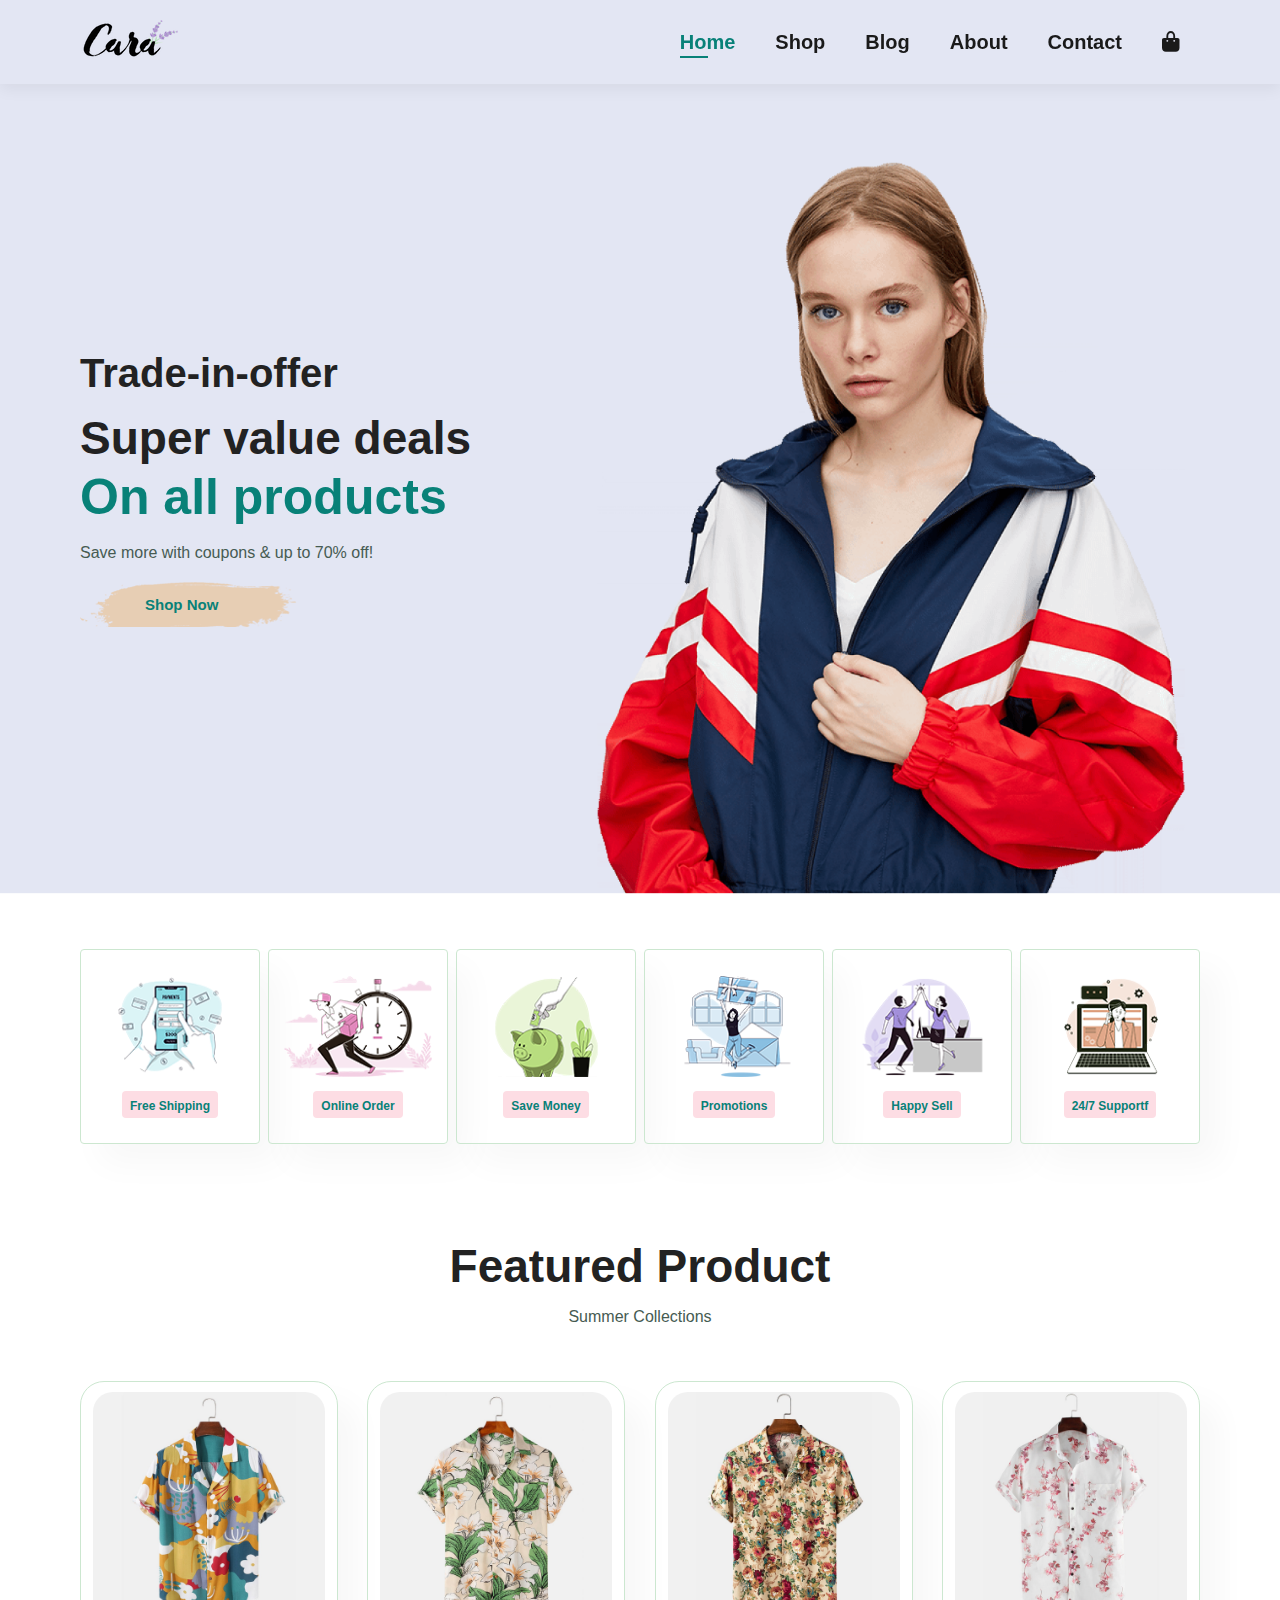
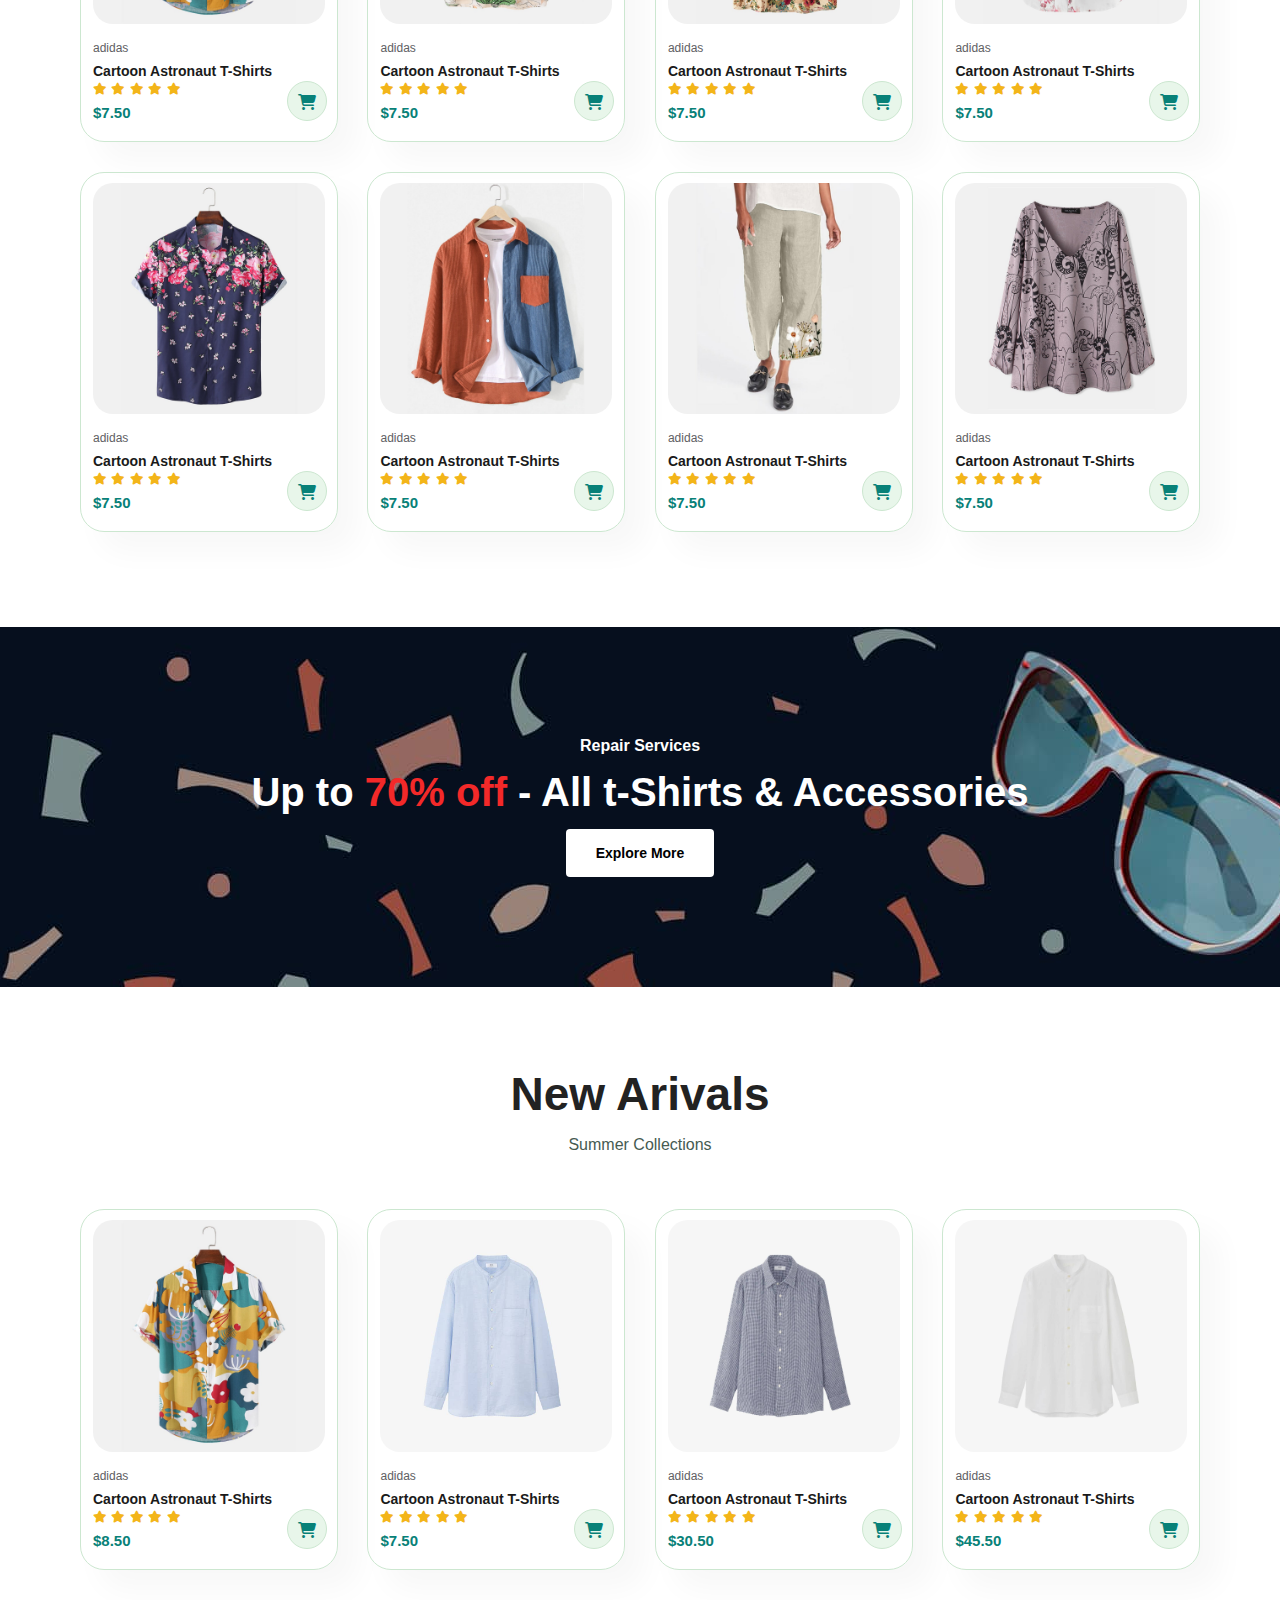
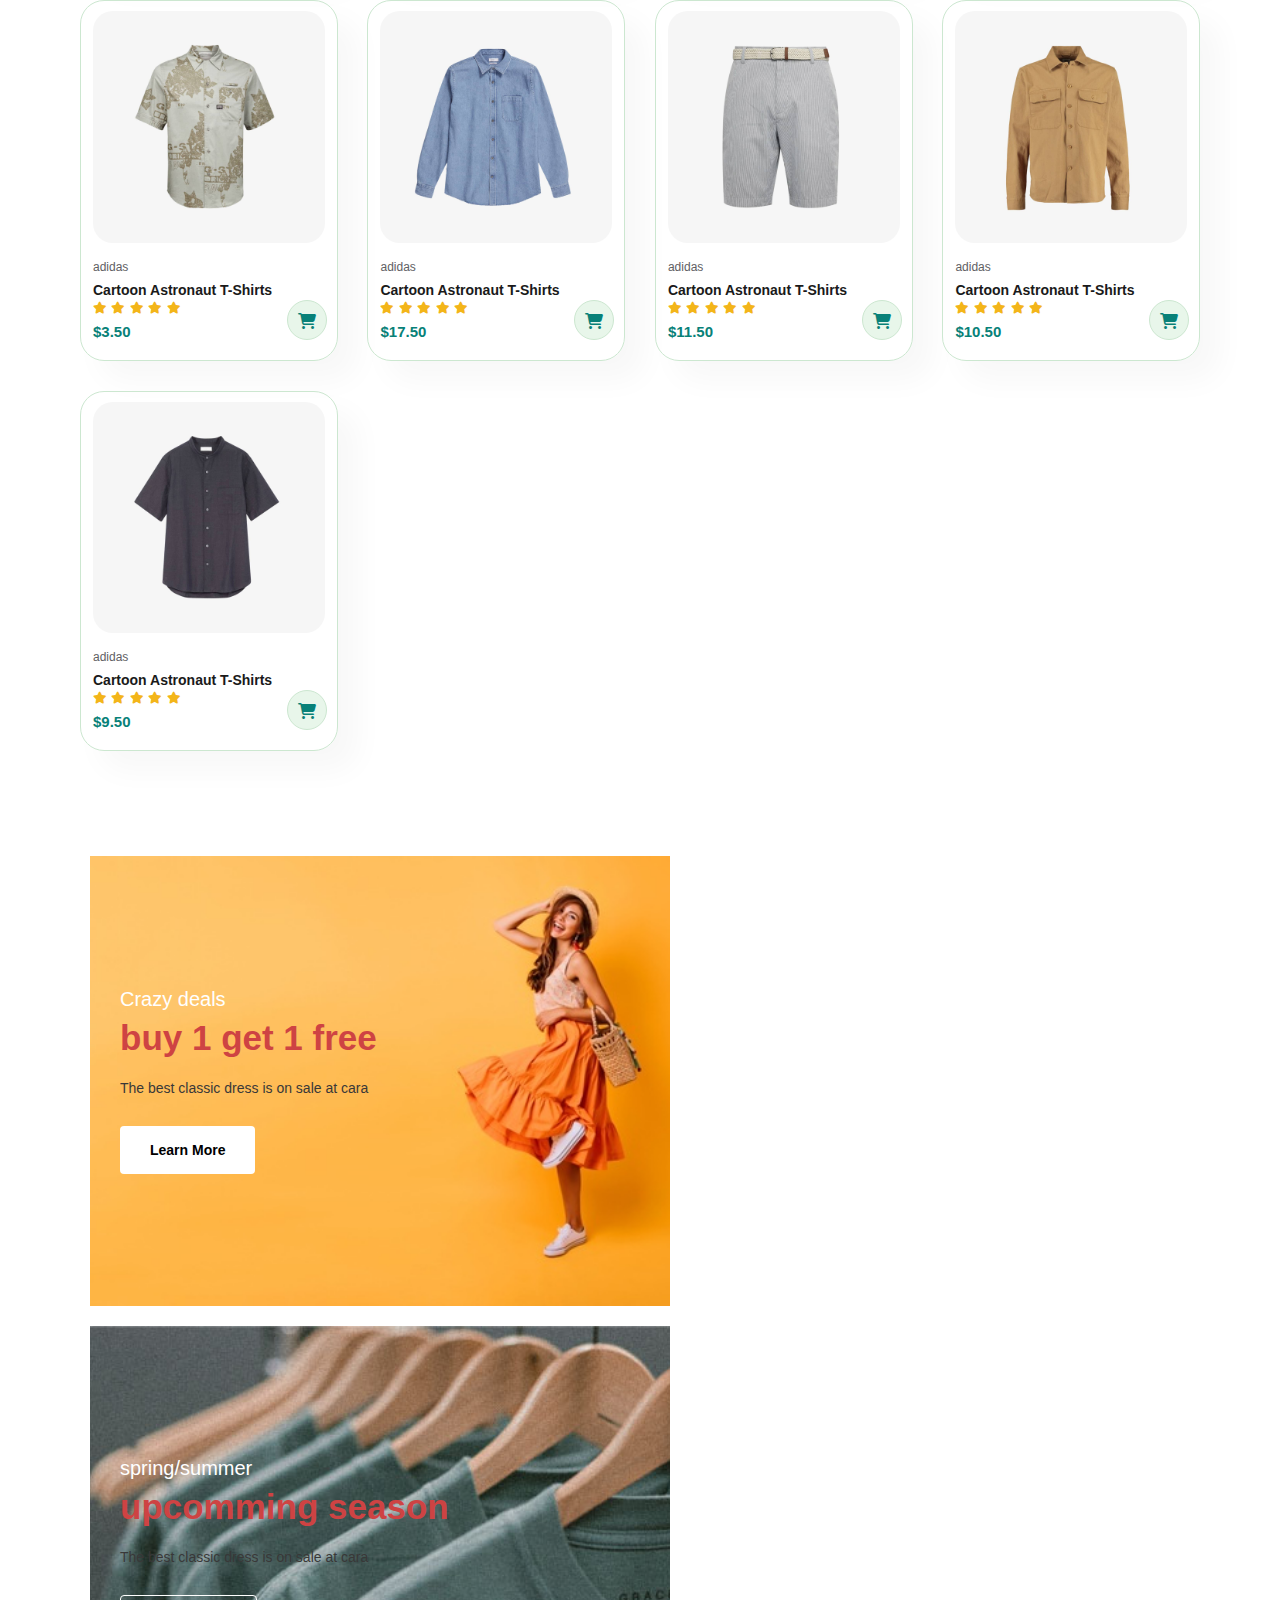
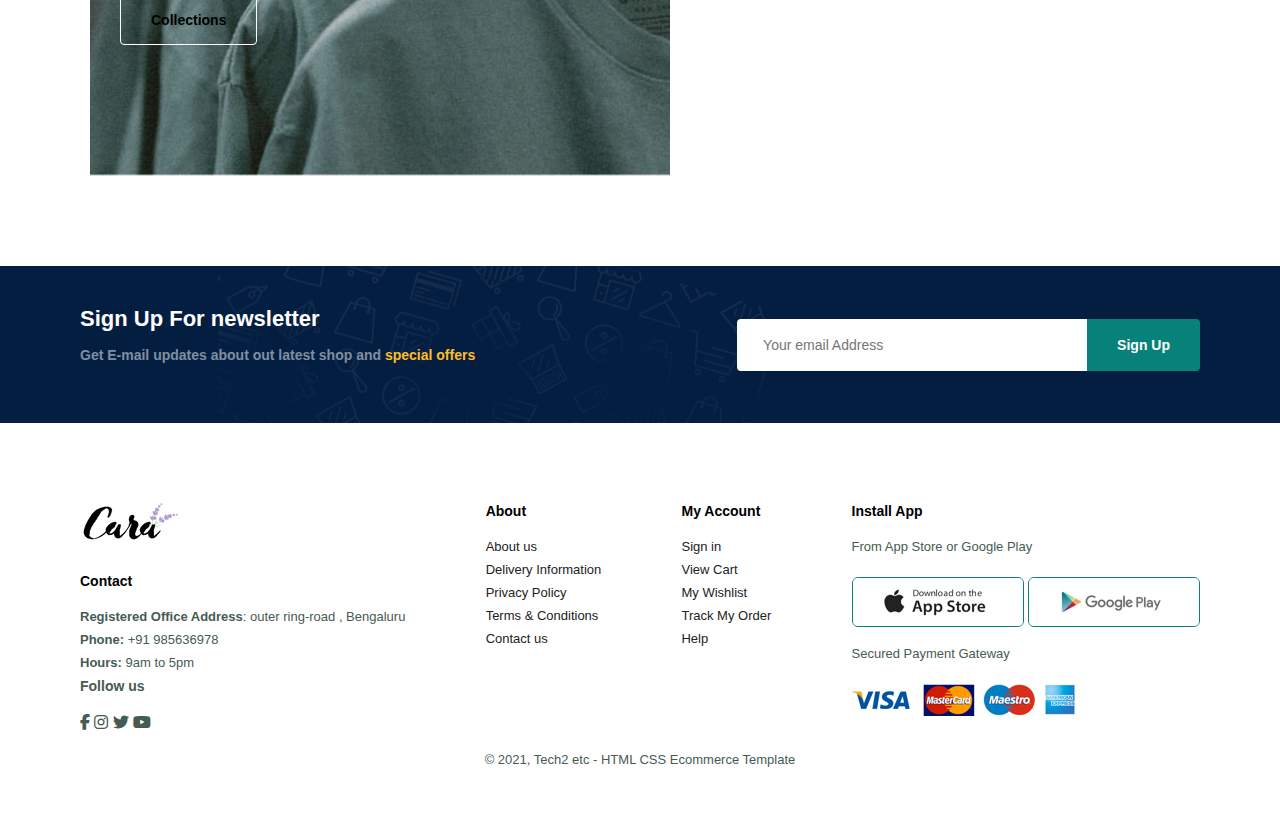
<file: E-commerce Platform/index.html>
<!DOCTYPE html>
<html lang="en">
<head>
    <meta charset="UTF-8">
    <meta name="viewport" content="width=device-width, initial-scale=1.0">
    <title>E-Commerce Platform</title>
    <link rel="stylesheet" href="https://cdnjs.cloudflare.com/ajax/libs/font-awesome/6.5.0/css/all.min.css" />
    <link rel="stylesheet" href="stylePlatform.css">
</head>
<body>
    
    <section id="header">
        <a href="#"><img src="img/logo.png" class="logo" alt="logo of the web"></a>
        <div>
            <ul id="navbar">
                <li><a class="active" href="index.html">Home</a></li>
                <li><a href="shop.html">Shop</a></li>
                <li><a href="blog.html">Blog</a></li>
                <li><a href="about.html">About</a></li>
                <li><a href="contact.html">Contact</a></li>
                <li><a href="cart.html"><i class="fa-solid fa-bag-shopping"></i></a></li>
                <a href="#" id="close"><i class="fas fa-times"></i></a>
            </ul>
        </div>

        <div id="mobile">
            <i id="bar" class="fas fa-outdent"></i>
        </div>
    </section>

    <section id="hero">
        <h4>Trade-in-offer</h4>
        <h2>Super value deals</h2>
        <h1>On all products</h1>
        <p>Save more with coupons & up to 70% off! </p>
        <button>Shop Now</button>
    </section>

    <section id="feature" class="section-p1">
        <div class="fe-box">
            <img src="img/features/f1.png" alt="">
            <h6>Free Shipping</h6>
        </div>
        <div class="fe-box">
            <img src="img/features/f2.png" alt="">
            <h6>Online Order</h6>
        </div>
        <div class="fe-box">
            <img src="img/features/f3.png" alt="">
            <h6>Save Money</h6>
        </div>
        <div class="fe-box">
            <img src="img/features/f4.png" alt="">
            <h6>Promotions</h6>
        </div>
        <div class="fe-box">
            <img src="img/features/f5.png" alt="">
            <h6>Happy Sell</h6>
        </div>
        <div class="fe-box">
            <img src="img/features/f6.png" alt="">
            <h6>24/7 Supportf</h6>
        </div>
    </section>

    <section id="product1" class="section-p1">
        <h2>Featured Product</h2>
        <p>Summer Collections</p>
        <div class="pro-container">
            <div class="pro">
                <img src="img/products/f1.jpg" alt="">
                <div class="description">
                    <span>adidas</span>
                    <h5>Cartoon Astronaut T-Shirts</h5>
                    <div class="star">
                        <i class="fas fa-star"></i>
                        <i class="fas fa-star"></i>
                        <i class="fas fa-star"></i>
                        <i class="fas fa-star"></i>
                        <i class="fas fa-star"></i>
                    </div>
                    <h4>$7.50</h4>
                </div>
                <a href="#"><i class="fas fa-shopping-cart cart"></i></a>
            </div>
            <div class="pro">
                <img src="img/products/f2.jpg" alt="">
                <div class="description">
                    <span>adidas</span>
                    <h5>Cartoon Astronaut T-Shirts</h5>
                    <div class="star">
                        <i class="fas fa-star"></i>
                        <i class="fas fa-star"></i>
                        <i class="fas fa-star"></i>
                        <i class="fas fa-star"></i>
                        <i class="fas fa-star"></i>
                    </div>
                    <h4>$7.50</h4>
                </div>
                <a href="#"><i class="fas fa-shopping-cart cart"></i></a>
            </div>
            <div class="pro">
                <img src="img/products/f3.jpg" alt="">
                <div class="description">
                    <span>adidas</span>
                    <h5>Cartoon Astronaut T-Shirts</h5>
                    <div class="star">
                        <i class="fas fa-star"></i>
                        <i class="fas fa-star"></i>
                        <i class="fas fa-star"></i>
                        <i class="fas fa-star"></i>
                        <i class="fas fa-star"></i>
                    </div>
                    <h4>$7.50</h4>
                </div>
                <a href="#"><i class="fas fa-shopping-cart cart"></i></a>
            </div>
            <div class="pro">
                <img src="img/products/f4.jpg" alt="">
                <div class="description">
                    <span>adidas</span>
                    <h5>Cartoon Astronaut T-Shirts</h5>
                    <div class="star">
                        <i class="fas fa-star"></i>
                        <i class="fas fa-star"></i>
                        <i class="fas fa-star"></i>
                        <i class="fas fa-star"></i>
                        <i class="fas fa-star"></i>
                    </div>
                    <h4>$7.50</h4>
                </div>
                <a href="#"><i class="fas fa-shopping-cart cart"></i></a>
            </div>
            <div class="pro">
                <img src="img/products/f5.jpg" alt="">
                <div class="description">
                    <span>adidas</span>
                    <h5>Cartoon Astronaut T-Shirts</h5>
                    <div class="star">
                        <i class="fas fa-star"></i>
                        <i class="fas fa-star"></i>
                        <i class="fas fa-star"></i>
                        <i class="fas fa-star"></i>
                        <i class="fas fa-star"></i>
                    </div>
                    <h4>$7.50</h4>
                </div>
                <a href="#"><i class="fas fa-shopping-cart cart"></i></a>
            </div>
            <div class="pro">
                <img src="img/products/f6.jpg" alt="">
                <div class="description">
                    <span>adidas</span>
                    <h5>Cartoon Astronaut T-Shirts</h5>
                    <div class="star">
                        <i class="fas fa-star"></i>
                        <i class="fas fa-star"></i>
                        <i class="fas fa-star"></i>
                        <i class="fas fa-star"></i>
                        <i class="fas fa-star"></i>
                    </div>
                    <h4>$7.50</h4>
                </div>
                <a href="#"><i class="fas fa-shopping-cart cart"></i></a>
            </div>
            <div class="pro">
                <img src="img/products/f7.jpg" alt="">
                <div class="description">
                    <span>adidas</span>
                    <h5>Cartoon Astronaut T-Shirts</h5>
                    <div class="star">
                        <i class="fas fa-star"></i>
                        <i class="fas fa-star"></i>
                        <i class="fas fa-star"></i>
                        <i class="fas fa-star"></i>
                        <i class="fas fa-star"></i>
                    </div>
                    <h4>$7.50</h4>
                </div>
                <a href="#"><i class="fas fa-shopping-cart cart"></i></a>
            </div>
            <div class="pro">
                <img src="img/products/f8.jpg" alt="">
                <div class="description">
                    <span>adidas</span>
                    <h5>Cartoon Astronaut T-Shirts</h5>
                    <div class="star">
                        <i class="fas fa-star"></i>
                        <i class="fas fa-star"></i>
                        <i class="fas fa-star"></i>
                        <i class="fas fa-star"></i>
                        <i class="fas fa-star"></i>
                    </div>
                    <h4>$7.50</h4>
                </div>
                <a href="#"><i class="fas fa-shopping-cart cart"></i></a>
            </div>
        </div>
    </section>

    <section id="banner" class="section-m1">
        <h4>Repair Services</h4>
        <h2>Up to <span>70% off</span> - All t-Shirts & Accessories</h2>
        <button class="normal">Explore More</button>
    </section>

    <section id="product1" class="section-p1">
        <h2>New Arivals</h2>
        <p>Summer Collections</p>
        <div class="pro-container">
            <div class="pro">
                <img src="img/products/f1.jpg" alt="">
                <div class="description">
                    <span>adidas</span>
                    <h5>Cartoon Astronaut T-Shirts</h5>
                    <div class="star">
                        <i class="fas fa-star"></i>
                        <i class="fas fa-star"></i>
                        <i class="fas fa-star"></i>
                        <i class="fas fa-star"></i>
                        <i class="fas fa-star"></i>
                    </div>
                    <h4>$8.50</h4>
                </div>
                <a href="#"><i class="fas fa-shopping-cart cart"></i></a>
            </div>
            <div class="pro">
                <img src="img/products/n1.jpg" alt="">
                <div class="description">
                    <span>adidas</span>
                    <h5>Cartoon Astronaut T-Shirts</h5>
                    <div class="star">
                        <i class="fas fa-star"></i>
                        <i class="fas fa-star"></i>
                        <i class="fas fa-star"></i>
                        <i class="fas fa-star"></i>
                        <i class="fas fa-star"></i>
                    </div>
                    <h4>$7.50</h4>
                </div>
                <a href="#"><i class="fas fa-shopping-cart cart"></i></a>
            </div>
            <div class="pro">
                <img src="img/products/n2.jpg" alt="">
                <div class="description">
                    <span>adidas</span>
                    <h5>Cartoon Astronaut T-Shirts</h5>
                    <div class="star">
                        <i class="fas fa-star"></i>
                        <i class="fas fa-star"></i>
                        <i class="fas fa-star"></i>
                        <i class="fas fa-star"></i>
                        <i class="fas fa-star"></i>
                    </div>
                    <h4>$30.50</h4>
                </div>
                <a href="#"><i class="fas fa-shopping-cart cart"></i></a>
            </div>
            <div class="pro">
                <img src="img/products/n3.jpg" alt="">
                <div class="description">
                    <span>adidas</span>
                    <h5>Cartoon Astronaut T-Shirts</h5>
                    <div class="star">
                        <i class="fas fa-star"></i>
                        <i class="fas fa-star"></i>
                        <i class="fas fa-star"></i>
                        <i class="fas fa-star"></i>
                        <i class="fas fa-star"></i>
                    </div>
                    <h4>$45.50</h4>
                </div>
                <a href="#"><i class="fas fa-shopping-cart cart"></i></a>
            </div>
            <div class="pro">
                <img src="img/products/n4.jpg" alt="">
                <div class="description">
                    <span>adidas</span>
                    <h5>Cartoon Astronaut T-Shirts</h5>
                    <div class="star">
                        <i class="fas fa-star"></i>
                        <i class="fas fa-star"></i>
                        <i class="fas fa-star"></i>
                        <i class="fas fa-star"></i>
                        <i class="fas fa-star"></i>
                    </div>
                    <h4>$3.50</h4>
                </div>
                <a href="#"><i class="fas fa-shopping-cart cart"></i></a>
            </div>
            <div class="pro">
                <img src="img/products/n5.jpg" alt="">
                <div class="description">
                    <span>adidas</span>
                    <h5>Cartoon Astronaut T-Shirts</h5>
                    <div class="star">
                        <i class="fas fa-star"></i>
                        <i class="fas fa-star"></i>
                        <i class="fas fa-star"></i>
                        <i class="fas fa-star"></i>
                        <i class="fas fa-star"></i>
                    </div>
                    <h4>$17.50</h4>
                </div>
                <a href="#"><i class="fas fa-shopping-cart cart"></i></a>
            </div>
            <div class="pro">
                <img src="img/products/n6.jpg" alt="">
                <div class="description">
                    <span>adidas</span>
                    <h5>Cartoon Astronaut T-Shirts</h5>
                    <div class="star">
                        <i class="fas fa-star"></i>
                        <i class="fas fa-star"></i>
                        <i class="fas fa-star"></i>
                        <i class="fas fa-star"></i>
                        <i class="fas fa-star"></i>
                    </div>
                    <h4>$11.50</h4>
                </div>
                <a href="#"><i class="fas fa-shopping-cart cart"></i></a>
            </div>
            <div class="pro">
                <img src="img/products/n7.jpg" alt="">
                <div class="description">
                    <span>adidas</span>
                    <h5>Cartoon Astronaut T-Shirts</h5>
                    <div class="star">
                        <i class="fas fa-star"></i>
                        <i class="fas fa-star"></i>
                        <i class="fas fa-star"></i>
                        <i class="fas fa-star"></i>
                        <i class="fas fa-star"></i>
                    </div>
                    <h4>$10.50</h4>
                </div>
                <a href="#"><i class="fas fa-shopping-cart cart"></i></a>
            </div>
            <div class="pro">
                <img src="img/products/n8.jpg" alt="">
                <div class="description">
                    <span>adidas</span>
                    <h5>Cartoon Astronaut T-Shirts</h5>
                    <div class="star">
                        <i class="fas fa-star"></i>
                        <i class="fas fa-star"></i>
                        <i class="fas fa-star"></i>
                        <i class="fas fa-star"></i>
                        <i class="fas fa-star"></i>
                    </div>
                    <h4>$9.50</h4>
                </div>
                <a href="#"><i class="fas fa-shopping-cart cart"></i></a>
            </div>
        </div>
    </section>

    <section id="sm-banner" class="section-p1">
        <div class="banner-box">
            <h4>Crazy deals</h4>
            <h2>buy 1 get 1 free</h2>
            <p>The best classic dress is on sale at cara</p>
            <button class="normal">Learn More</button>
        </div>
        <div class="banner-box banner-box2">
            <h4>spring/summer</h4>
            <h2>upcomming season</h2>
            <p>The best classic dress is on sale at cara</p>
            <button class="normal">Collections</button>
        </div>
    </section>

    <section id="newsletter" class="section-p1 section-m1">
        <div class="newstext">
            <h4>Sign Up For newsletter</h4>
            <p>Get E-mail updates about out latest shop and <span>special offers</span></p>
        </div>
        <div class="form">
            <input type="text" placeholder="Your email Address">
            <button class="normal">Sign Up</button>
        </div>
    </section>

    <footer class="section-p1">
        <div class="col">
            <img src="img/logo.png" class="logo">
            <h3>Contact</h3>
            <p><strong>Registered Office Address</strong>: outer ring-road , Bengaluru</p>
            <p><strong>Phone:</strong> +91 985636978</p>
            <p><strong>Hours:</strong> 9am to 5pm</p>
            <div class="follow">
                <h3>Follow us</h3>
                <div class="icon">
                    <i class="fab fa-facebook-f"></i>
                    <i class="fab fa-instagram"></i>
                    <i class="fab fa-twitter"></i>
                    <i class="fab fa-youtube"></i>
                </div>
            </div>
        </div>

        <div class="col">
            <h3>About</h3>
            <a href="#">About us</a>
            <a href="#">Delivery Information</a>
            <a href="#">Privacy Policy</a>
            <a href="#">Terms & Conditions</a>
            <a href="#">Contact us</a>
        </div>

        <div class="col">
            <h3>My Account</h3>
            <a href="#">Sign in</a>
            <a href="#">View Cart</a>
            <a href="#">My Wishlist</a>
            <a href="#">Track My Order</a>
            <a href="#">Help</a>
        </div>

        <div class="col install">
            <h3>Install App</h3>
            <p>From App Store or Google Play</p>
            <div class="row">
                <img src="img/pay/app.jpg" alt="">
                <img src="img/pay/play.jpg" alt="">
            </div>
            <p>Secured Payment Gateway</p>
            <img src="img/pay/pay.png" alt="">
        </div>

        <div class="copyright">
            <p>&copy; 2021, Tech2 etc - HTML CSS Ecommerce Template</p>
        </div>
    </footer>

    <script src="scriptPlatform.js"></script>
</body>
</html>
</file>
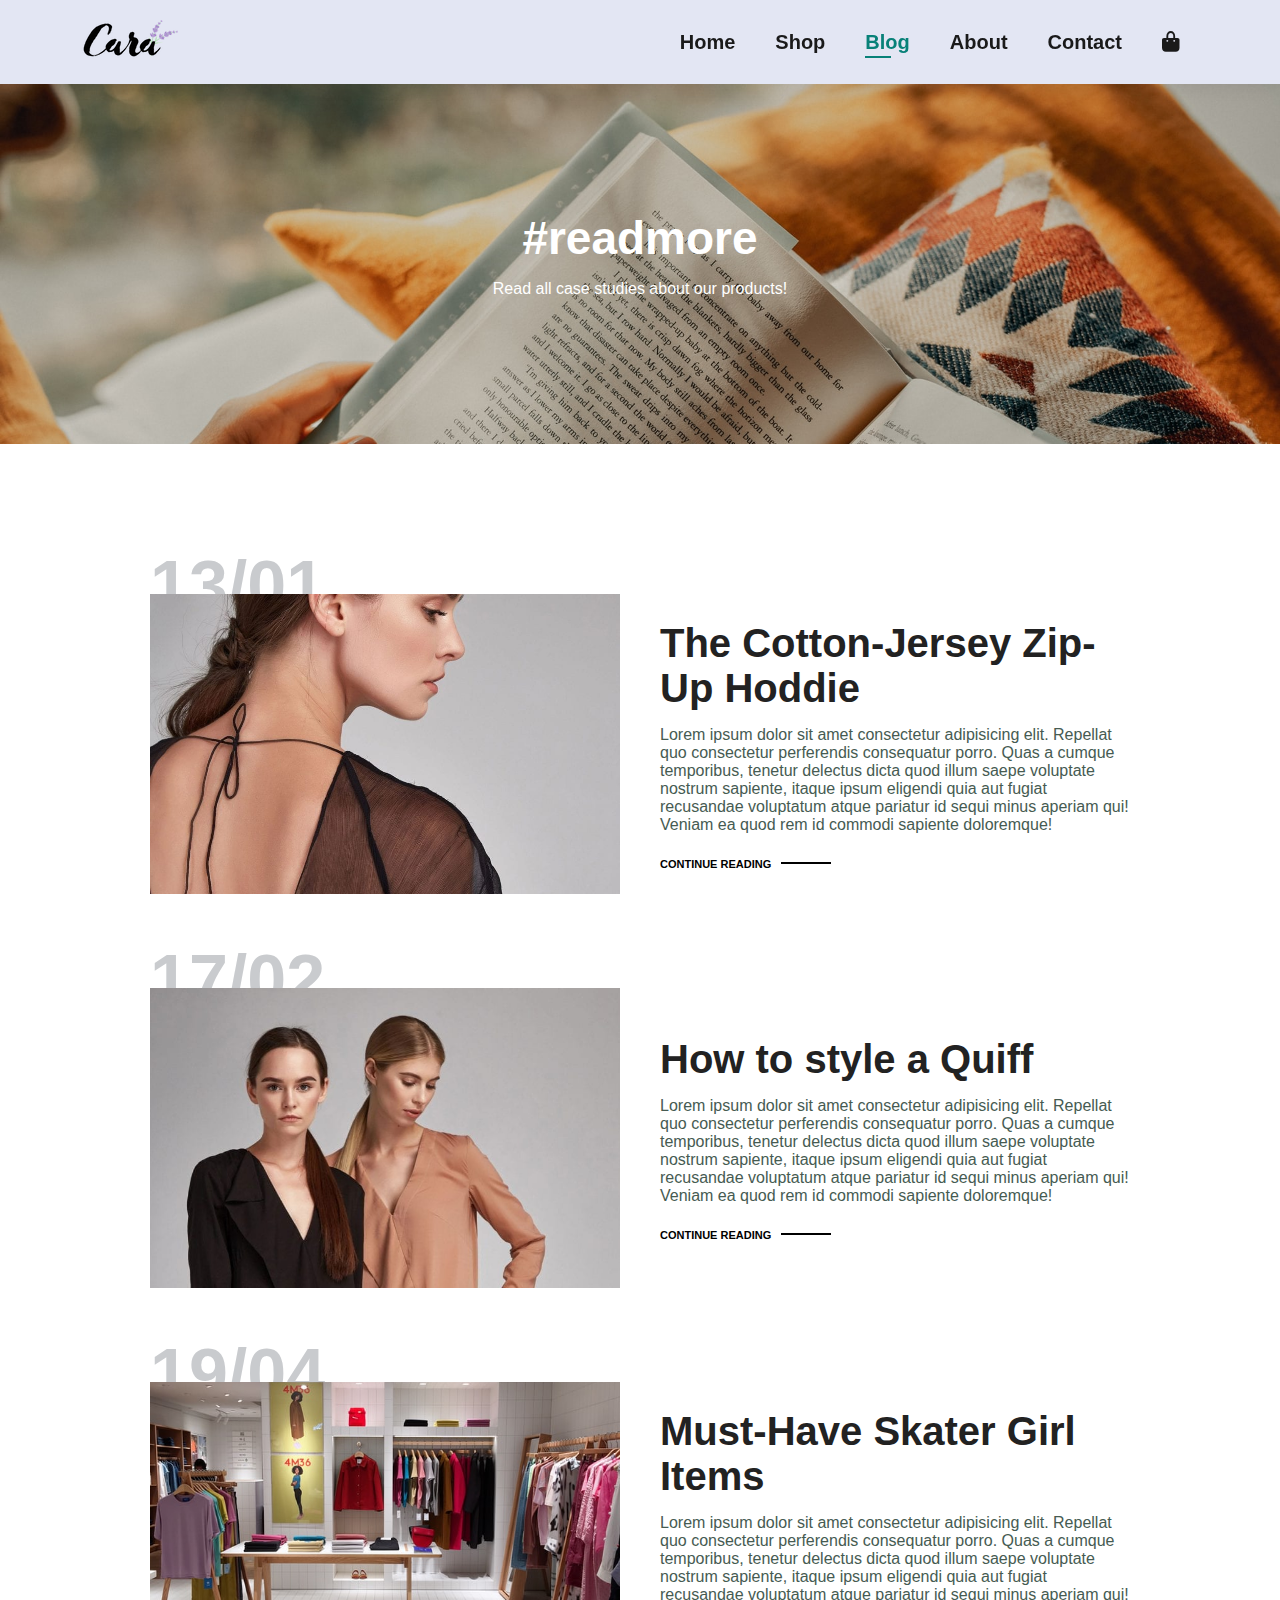
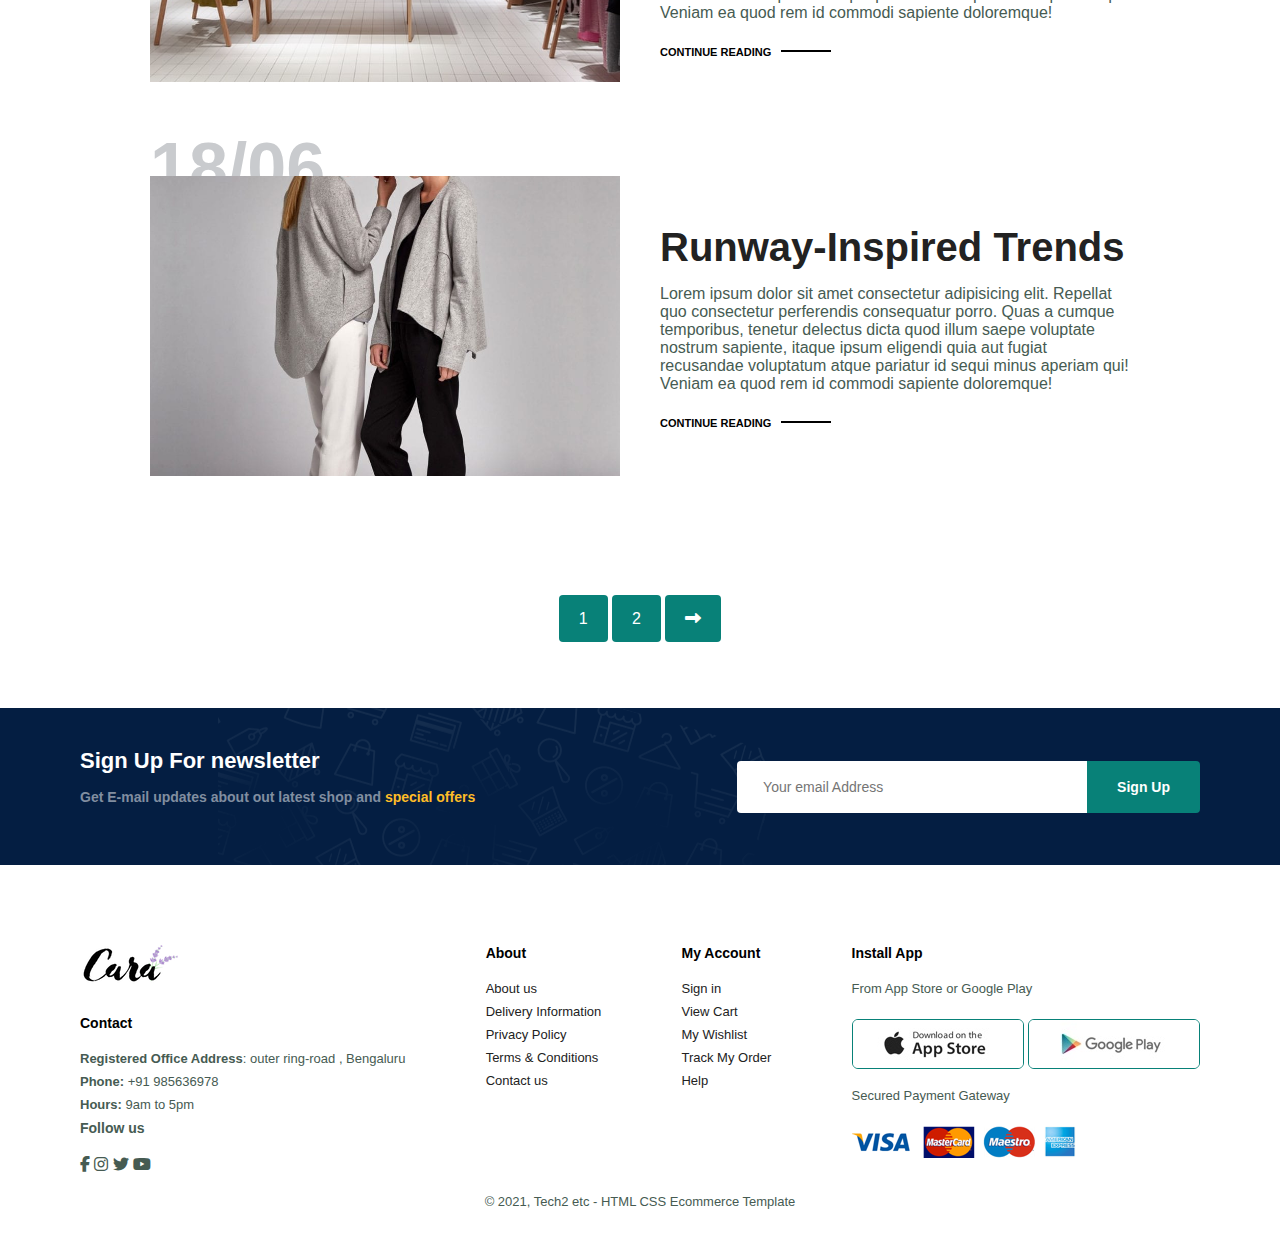
<file: E-commerce Platform/blog.html>
<!DOCTYPE html>
<html lang="en">
<head>
    <meta charset="UTF-8">
    <meta name="viewport" content="width=device-width, initial-scale=1.0">
    <title>E-Commerce Platform</title>
    <link rel="stylesheet" href="https://cdnjs.cloudflare.com/ajax/libs/font-awesome/6.5.0/css/all.min.css" />
    <link rel="stylesheet" href="stylePlatform.css">
</head>
<body>
    
    <section id="header">
        <a href="#"><img src="img/logo.png" class="logo" alt="logo of the web"></a>
        <div>
            <ul id="navbar">
                <li><a href="index.html">Home</a></li>
                <li><a href="shop.html">Shop</a></li>
                <li><a  class="active" href="blog.html">Blog</a></li>
                <li><a href="about.html">About</a></li>
                <li><a href="contact.html">Contact</a></li>
                <li><a href="cart.html"><i class="fa-solid fa-bag-shopping"></i></a></li>
                <a href="#" id="close"><i class="fas fa-times"></i></a>
            </ul>
        </div>

        <div id="mobile">
            <i id="bar" class="fas fa-outdent"></i>
        </div>
    </section>

    <section id="page-header" class="blog-header">
       
        <h2>#readmore</h2>
        
        <p>Read all case studies about our products! </p>
        
    </section>
    
    <section id="blog">
        <div class="blog-box">
            <div class="blog-img">
                <img src="img/blog/b1.jpg" alt="">
            </div>
            <div class="blog-details">
                <h4>The Cotton-Jersey Zip-Up Hoddie</h4>
                <p>Lorem ipsum dolor sit amet consectetur adipisicing elit. Repellat quo consectetur perferendis consequatur porro. Quas a cumque temporibus, tenetur delectus dicta quod illum saepe voluptate nostrum sapiente, itaque ipsum eligendi quia aut fugiat recusandae voluptatum atque pariatur id sequi minus aperiam qui! Veniam ea quod rem id commodi sapiente doloremque!</p>
                <a href="#">CONTINUE READING</a>
            </div>
            <h1>13/01</h1>
        </div>
        <div class="blog-box">
            <div class="blog-img">
                <img src="img/blog/b2.jpg" alt="">
            </div>
            <div class="blog-details">
                <h4>How to style a Quiff</h4>
                <p>Lorem ipsum dolor sit amet consectetur adipisicing elit. Repellat quo consectetur perferendis consequatur porro. Quas a cumque temporibus, tenetur delectus dicta quod illum saepe voluptate nostrum sapiente, itaque ipsum eligendi quia aut fugiat recusandae voluptatum atque pariatur id sequi minus aperiam qui! Veniam ea quod rem id commodi sapiente doloremque!</p>
                <a href="#">CONTINUE READING</a>
            </div>
            <h1>17/02</h1>
        </div>
        <div class="blog-box">
            <div class="blog-img">
                <img src="img/blog/b3.jpg" alt="">
            </div>
            <div class="blog-details">
                <h4>Must-Have Skater Girl Items</h4>
                <p>Lorem ipsum dolor sit amet consectetur adipisicing elit. Repellat quo consectetur perferendis consequatur porro. Quas a cumque temporibus, tenetur delectus dicta quod illum saepe voluptate nostrum sapiente, itaque ipsum eligendi quia aut fugiat recusandae voluptatum atque pariatur id sequi minus aperiam qui! Veniam ea quod rem id commodi sapiente doloremque!</p>
                <a href="#">CONTINUE READING</a>
            </div>
            <h1>19/04</h1>
        </div>
        <div class="blog-box">
            <div class="blog-img">
                <img src="img/blog/b4.jpg" alt="">
            </div>
            <div class="blog-details">
                <h4>Runway-Inspired Trends</h4>
                <p>Lorem ipsum dolor sit amet consectetur adipisicing elit. Repellat quo consectetur perferendis consequatur porro. Quas a cumque temporibus, tenetur delectus dicta quod illum saepe voluptate nostrum sapiente, itaque ipsum eligendi quia aut fugiat recusandae voluptatum atque pariatur id sequi minus aperiam qui! Veniam ea quod rem id commodi sapiente doloremque!</p>
                <a href="#">CONTINUE READING</a>
            </div>
            <h1>18/06</h1>
        </div>
    </section>


    <section id="pagination" class="section-p1">
        <a href="#">1</a>
        <a href="#">2</a>
        <a href="#"><i class="fas fa-long-arrow-alt-right"></i></a>
    </section>


    <section id="newsletter" class="section-p1 section-m1">
        <div class="newstext">
            <h4>Sign Up For newsletter</h4>
            <p>Get E-mail updates about out latest shop and <span>special offers</span></p>
        </div>
        <div class="form">
            <input type="text" placeholder="Your email Address">
            <button class="normal">Sign Up</button>
        </div>
    </section>

    <footer class="section-p1">
        <div class="col">
            <img src="img/logo.png" class="logo">
            <h3>Contact</h3>
            <p><strong>Registered Office Address</strong>: outer ring-road , Bengaluru</p>
            <p><strong>Phone:</strong> +91 985636978</p>
            <p><strong>Hours:</strong> 9am to 5pm</p>
            <div class="follow">
                <h3>Follow us</h3>
                <div class="icon">
                    <i class="fab fa-facebook-f"></i>
                    <i class="fab fa-instagram"></i>
                    <i class="fab fa-twitter"></i>
                    <i class="fab fa-youtube"></i>
                </div>
            </div>
        </div>

        <div class="col">
            <h3>About</h3>
            <a href="#">About us</a>
            <a href="#">Delivery Information</a>
            <a href="#">Privacy Policy</a>
            <a href="#">Terms & Conditions</a>
            <a href="#">Contact us</a>
        </div>

        <div class="col">
            <h3>My Account</h3>
            <a href="#">Sign in</a>
            <a href="#">View Cart</a>
            <a href="#">My Wishlist</a>
            <a href="#">Track My Order</a>
            <a href="#">Help</a>
        </div>

        <div class="col install">
            <h3>Install App</h3>
            <p>From App Store or Google Play</p>
            <div class="row">
                <img src="img/pay/app.jpg" alt="">
                <img src="img/pay/play.jpg" alt="">
            </div>
            <p>Secured Payment Gateway</p>
            <img src="img/pay/pay.png" alt="">
        </div>

        <div class="copyright">
            <p>&copy; 2021, Tech2 etc - HTML CSS Ecommerce Template</p>
        </div>
    </footer>

    <script src="scriptPlatform.js"></script>
</body>
</html>
</file>
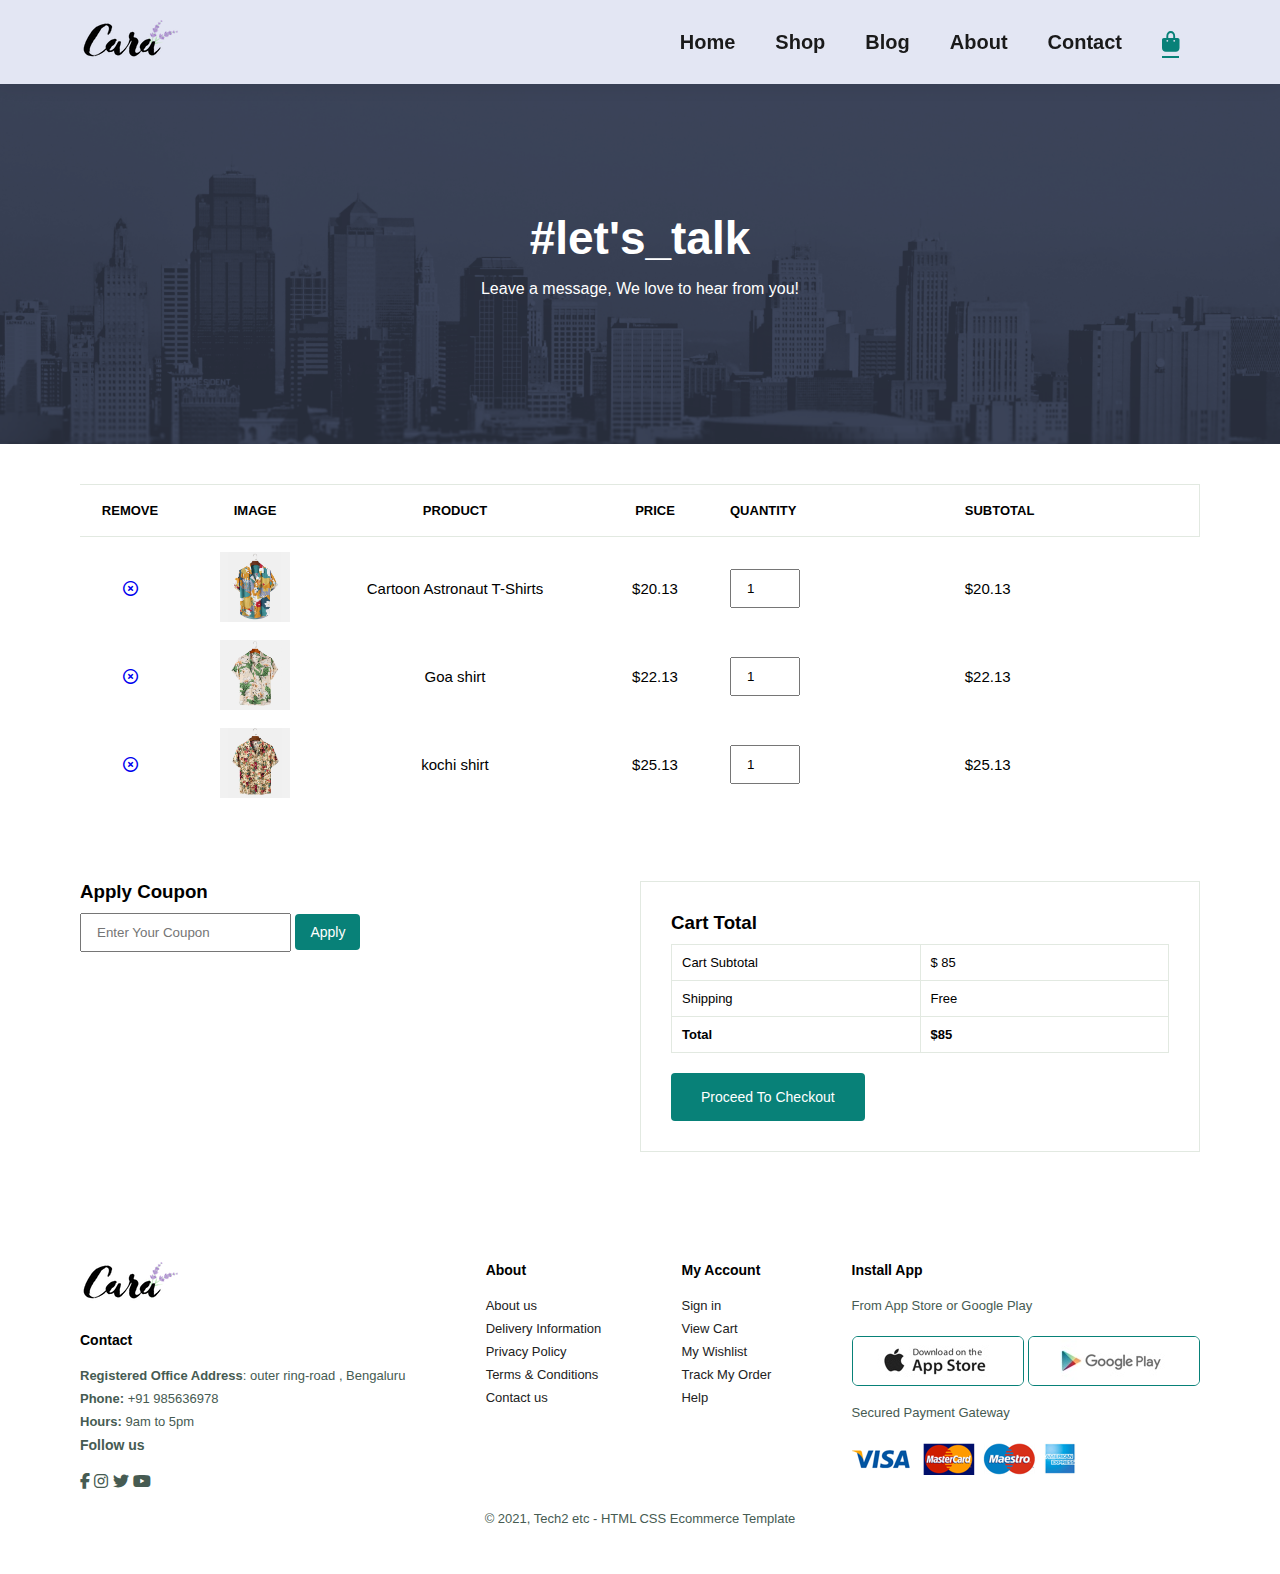
<file: E-commerce Platform/cart.html>
<!DOCTYPE html>
<html lang="en">
<head>
    <meta charset="UTF-8">
    <meta name="viewport" content="width=device-width, initial-scale=1.0">
    <title>E-Commerce Platform</title>
    <link rel="stylesheet" href="https://cdnjs.cloudflare.com/ajax/libs/font-awesome/6.5.0/css/all.min.css" />
    <link rel="stylesheet" href="stylePlatform.css">
</head>
<body>
    
    <section id="header">
        <a href="#"><img src="img/logo.png" class="logo" alt="logo of the web"></a>
        <div>
            <ul id="navbar">
                <li><a href="index.html">Home</a></li>
                <li><a href="shop.html">Shop</a></li>
                <li><a href="blog.html">Blog</a></li>
                <li><a href="about.html">About</a></li>
                <li><a href="contact.html">Contact</a></li>
                <li><a class="active" href="cart.html"><i class="fa-solid fa-bag-shopping"></i></a></li>
                <a href="#" id="close"><i class="fas fa-times"></i></a>
            </ul>
        </div>

        <div id="mobile">
            <i id="bar" class="fas fa-outdent"></i>
        </div>
    </section>

    <section id="page-header" class="about-header">
       
        <h2>#let's_talk</h2>
        
        <p>Leave a message, We love to hear from you!</p>
        
    </section>

    <section id="cart" class="section-p1">
        <table width="100%">
            <thead>
                <tr>
                    <td>Remove</td>
                    <td>Image</td>
                    <td>Product</td>
                    <td>Price</td>
                    <td>Quantity</td>
                    <td>Subtotal</td>
                </tr>
            </thead>

            <tbody>
                <tr>
                    <td><a href="#"><i class="far fa-times-circle"></i></a></td>
                    <td><img src="img/products/f1.jpg" alt=""></td>
                    <td>Cartoon Astronaut T-Shirts</td>
                    <td>$20.13</td>
                    <td><input type="number" value="1"></td>
                    <td>$20.13</td>
                </tr>

                <tr>
                    <td><a href="#"><i class="far fa-times-circle"></i></a></td>
                    <td><img src="img/products/f2.jpg" alt=""></td>
                    <td>Goa shirt</td>
                    <td>$22.13</td>
                    <td><input type="number" value="1"></td>
                    <td>$22.13</td>
                </tr>

                <tr>
                    <td><a href="#"><i class="far fa-times-circle"></i></a></td>
                    <td><img src="img/products/f3.jpg" alt=""></td>
                    <td>kochi shirt</td>
                    <td>$25.13</td>
                    <td><input type="number" value="1"></td>
                    <td>$25.13</td>
                </tr>
            </tbody>
        </table>
    </section>

    <section id="cart-add" class="section-p1">
        <div class="coupons">
            <h3>Apply Coupon</h3>
            <div>
                <input type="text" placeholder="Enter Your Coupon">
                <button class="normal">Apply</button>
            </div>
        </div>

        <div class="subtotal">
            <h3>Cart Total</h3>
            <table>
                <tr>
                    <td>Cart Subtotal</td>
                    <td>$ 85</td>
                </tr>
                <tr>
                    <td>Shipping</td>
                    <td>Free</td>
                </tr>
                <tr>
                    <td><strong>Total</strong></td>
                    <td><strong>$85</strong></td>
                </tr>
            </table>
            <button class="normal">Proceed To Checkout</button>
        </div>
    </section>

    <footer class="section-p1">
        <div class="col">
            <img src="img/logo.png" class="logo">
            <h3>Contact</h3>
            <p><strong>Registered Office Address</strong>: outer ring-road , Bengaluru</p>
            <p><strong>Phone:</strong> +91 985636978</p>
            <p><strong>Hours:</strong> 9am to 5pm</p>
            <div class="follow">
                <h3>Follow us</h3>
                <div class="icon">
                    <i class="fab fa-facebook-f"></i>
                    <i class="fab fa-instagram"></i>
                    <i class="fab fa-twitter"></i>
                    <i class="fab fa-youtube"></i>
                </div>
            </div>
        </div>

        <div class="col">
            <h3>About</h3>
            <a href="#">About us</a>
            <a href="#">Delivery Information</a>
            <a href="#">Privacy Policy</a>
            <a href="#">Terms & Conditions</a>
            <a href="#">Contact us</a>
        </div>

        <div class="col">
            <h3>My Account</h3>
            <a href="#">Sign in</a>
            <a href="#">View Cart</a>
            <a href="#">My Wishlist</a>
            <a href="#">Track My Order</a>
            <a href="#">Help</a>
        </div>

        <div class="col install">
            <h3>Install App</h3>
            <p>From App Store or Google Play</p>
            <div class="row">
                <img src="img/pay/app.jpg" alt="">
                <img src="img/pay/play.jpg" alt="">
            </div>
            <p>Secured Payment Gateway</p>
            <img src="img/pay/pay.png" alt="">
        </div>

        <div class="copyright">
            <p>&copy; 2021, Tech2 etc - HTML CSS Ecommerce Template</p>
        </div>
    </footer>

    <script src="scriptPlatform.js"></script>
</body>
</html>
</file>
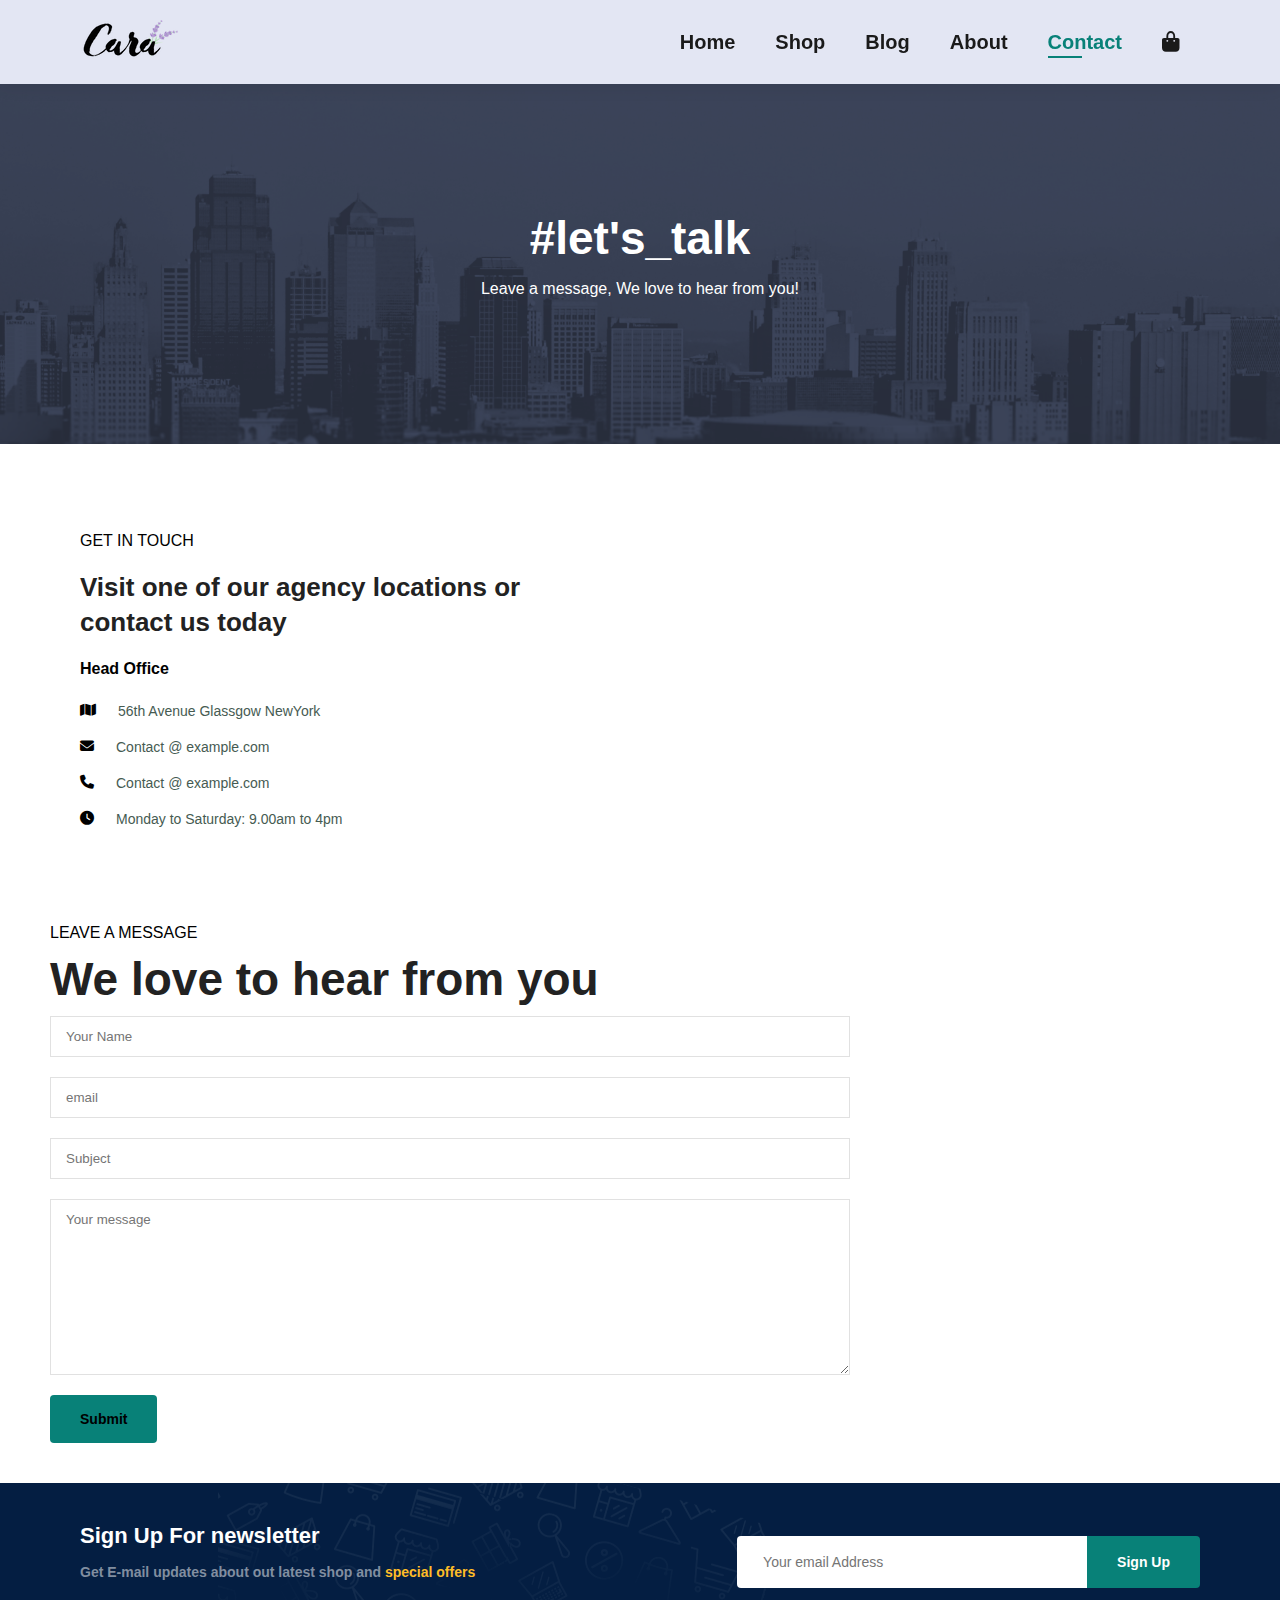
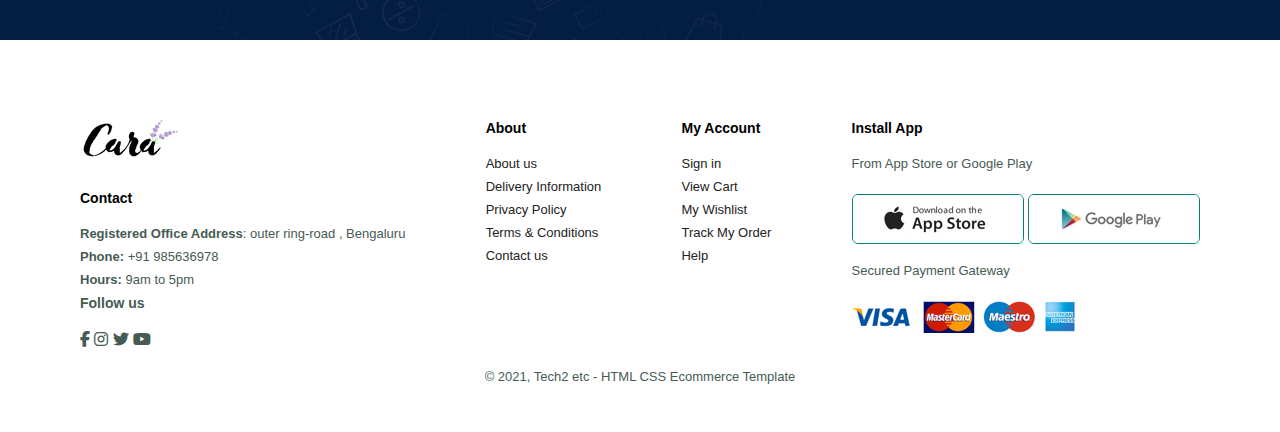
<file: E-commerce Platform/contact.html>
<!DOCTYPE html>
<html lang="en">
<head>
    <meta charset="UTF-8">
    <meta name="viewport" content="width=device-width, initial-scale=1.0">
    <title>E-Commerce Platform</title>
    <link rel="stylesheet" href="https://cdnjs.cloudflare.com/ajax/libs/font-awesome/6.5.0/css/all.min.css" />
    <link rel="stylesheet" href="stylePlatform.css">
</head>
<body>
    
    <section id="header">
        <a href="#"><img src="img/logo.png" class="logo" alt="logo of the web"></a>
        <div>
            <ul id="navbar">
                <li><a href="index.html">Home</a></li>
                <li><a href="shop.html">Shop</a></li>
                <li><a href="blog.html">Blog</a></li>
                <li><a href="about.html">About</a></li>
                <li><a class="active" href="contact.html">Contact</a></li>
                <li><a href="cart.html"><i class="fa-solid fa-bag-shopping"></i></a></li>
                <a href="#" id="close"><i class="fas fa-times"></i></a>
            </ul>
        </div>

        <div id="mobile">
            <i id="bar" class="fas fa-outdent"></i>
        </div>
    </section>

    <section id="page-header" class="about-header">
       
        <h2>#let's_talk</h2>
        
        <p>Leave a message, We love to hear from you!</p>
        
    </section>

    <section id="contact-details" class="section-p1">
        <div class="details">
            <span>GET IN TOUCH</span>
            <h2>Visit one of our agency locations or contact us today</h2>
            <h3>Head Office</h3>
            <div>
                <li>
                    <i class="fas fa-map"></i>
                    <p>56th Avenue Glassgow NewYork</p>
                </li>
                <li>
                    <i class="fas fa-envelope"></i>
                    <p>Contact @ example.com</p>
                </li>
                <li>
                    <i class="fas fa-phone"></i>
                    <p>Contact @ example.com</p>
                </li>
                <li>
                    <i class="fas fa-clock"></i>
                    <p>Monday to Saturday: 9.00am to 4pm</p>
                </li>
            </div>
        </div>

        <div class="map">
            <iframe src="https://www.google.com/maps/embed?pb=!1m18!1m12!1m3!1d3500.0730078005054!2d77.2102625!3d28.6874626!2m3!1f0!2f0!3f0!3m2!1i1024!2i768!4f13.1!3m3!1m2!1s0x390cfd9b8f000001%3A0xdab46ed196bfdc8c!2sDELHI%20UNIVERSITY!5e0!3m2!1sen!2sin!4v1751556650611!5m2!1sen!2sin" width="600" height="450" style="border:0;" allowfullscreen="" loading="lazy" referrerpolicy="no-referrer-when-downgrade"></iframe>
        </div>
    </section>

    <section id="form-details">
        <form action="empty">
            <span>LEAVE A MESSAGE</span>
            <h2>We love to hear from you</h2>
            <input type="text" placeholder="Your Name">
            <input type="email" placeholder="email">
            <input type="text" placeholder="Subject">
            <textarea name="" id="" cols="30" rows="10" placeholder="Your message"></textarea>
            <button class="normal">Submit</button>
        </form>
    </section>

    <section id="newsletter" class="section-p1 section-m1">
        <div class="newstext">
            <h4>Sign Up For newsletter</h4>
            <p>Get E-mail updates about out latest shop and <span>special offers</span></p>
        </div>
        <div class="form">
            <input type="text" placeholder="Your email Address">
            <button class="normal">Sign Up</button>
        </div>
    </section>

    <footer class="section-p1">
        <div class="col">
            <img src="img/logo.png" class="logo">
            <h3>Contact</h3>
            <p><strong>Registered Office Address</strong>: outer ring-road , Bengaluru</p>
            <p><strong>Phone:</strong> +91 985636978</p>
            <p><strong>Hours:</strong> 9am to 5pm</p>
            <div class="follow">
                <h3>Follow us</h3>
                <div class="icon">
                    <i class="fab fa-facebook-f"></i>
                    <i class="fab fa-instagram"></i>
                    <i class="fab fa-twitter"></i>
                    <i class="fab fa-youtube"></i>
                </div>
            </div>
        </div>

        <div class="col">
            <h3>About</h3>
            <a href="#">About us</a>
            <a href="#">Delivery Information</a>
            <a href="#">Privacy Policy</a>
            <a href="#">Terms & Conditions</a>
            <a href="#">Contact us</a>
        </div>

        <div class="col">
            <h3>My Account</h3>
            <a href="#">Sign in</a>
            <a href="#">View Cart</a>
            <a href="#">My Wishlist</a>
            <a href="#">Track My Order</a>
            <a href="#">Help</a>
        </div>

        <div class="col install">
            <h3>Install App</h3>
            <p>From App Store or Google Play</p>
            <div class="row">
                <img src="img/pay/app.jpg" alt="">
                <img src="img/pay/play.jpg" alt="">
            </div>
            <p>Secured Payment Gateway</p>
            <img src="img/pay/pay.png" alt="">
        </div>

        <div class="copyright">
            <p>&copy; 2021, Tech2 etc - HTML CSS Ecommerce Template</p>
        </div>
    </footer>

    <script src="scriptPlatform.js"></script>
</body>
</html>
</file>
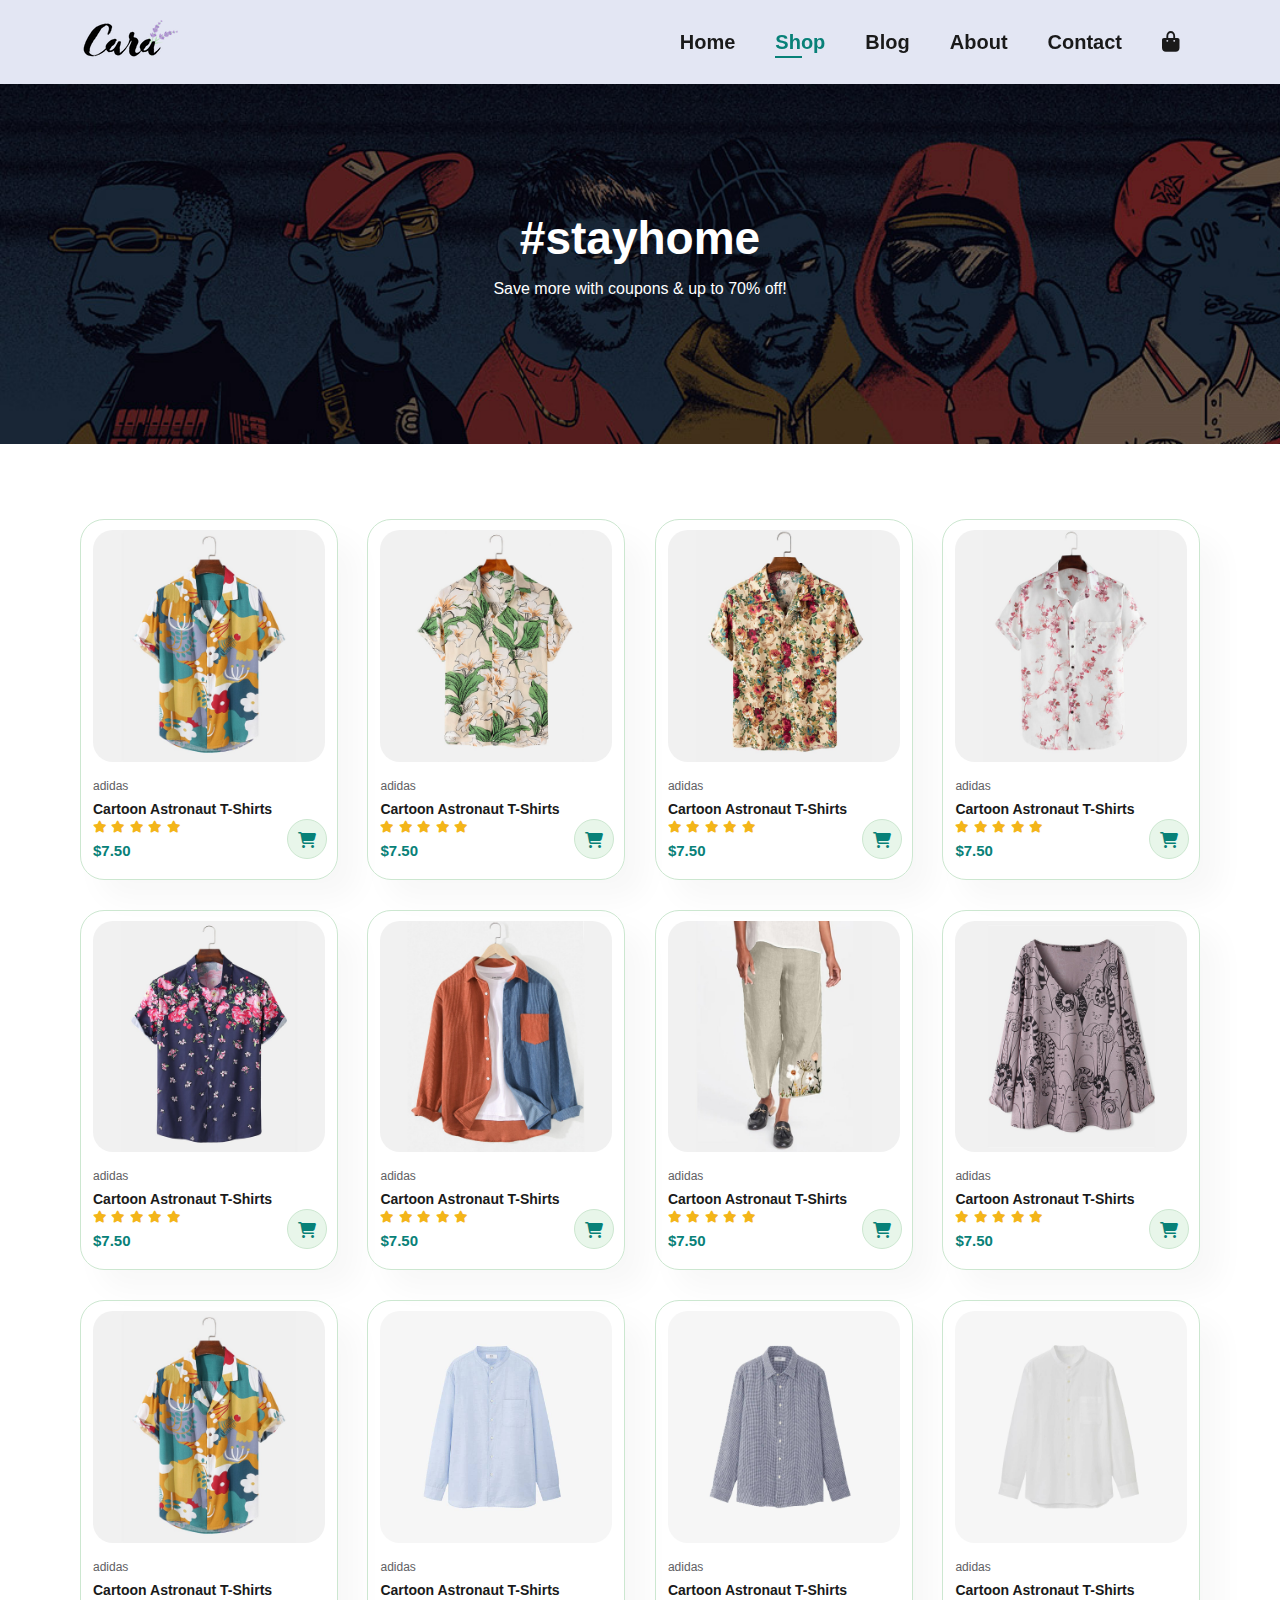
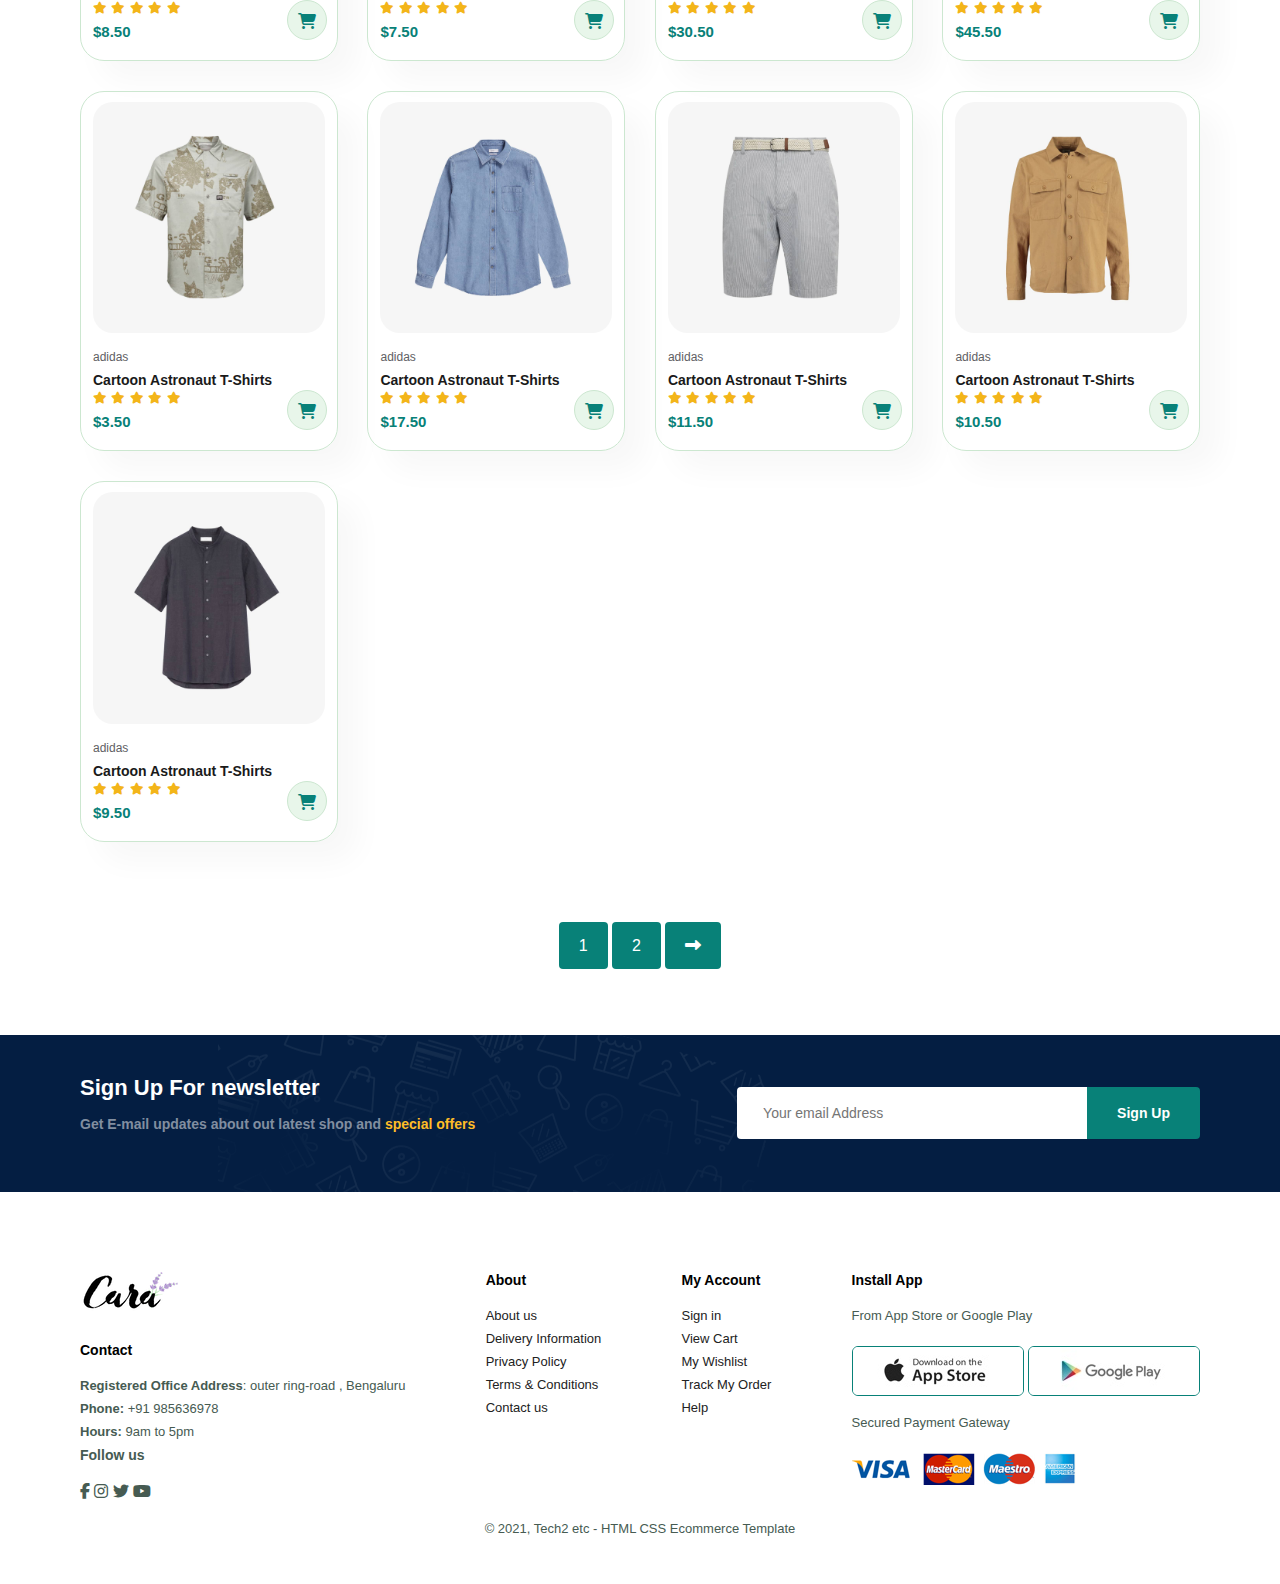
<file: E-commerce Platform/shop.html>
<!DOCTYPE html>
<html lang="en">
<head>
    <meta charset="UTF-8">
    <meta name="viewport" content="width=device-width, initial-scale=1.0">
    <title>E-Commerce Platform</title>
    <link rel="stylesheet" href="https://cdnjs.cloudflare.com/ajax/libs/font-awesome/6.5.0/css/all.min.css" />
    <link rel="stylesheet" href="stylePlatform.css">
</head>
<body>
    
    <section id="header">
        <a href="#"><img src="img/logo.png" class="logo" alt="logo of the web"></a>
        <div>
            <ul id="navbar">
                <li><a href="index.html">Home</a></li>
                <li><a class="active" href="shop.html">Shop</a></li>
                <li><a href="blog.html">Blog</a></li>
                <li><a href="about.html">About</a></li>
                <li><a href="contact.html">Contact</a></li>
                <li><a href="cart.html"><i class="fa-solid fa-bag-shopping"></i></a></li>
                <a href="#" id="close"><i class="fas fa-times"></i></a>
            </ul>
        </div>

        <div id="mobile">
            <i id="bar" class="fas fa-outdent"></i>
        </div>
    </section>

    <section id="page-header">
       
        <h2>#stayhome</h2>
        
        <p>Save more with coupons & up to 70% off! </p>
        
    </section>


    <section id="product1" class="section-p1">
        
        <div class="pro-container">
            <div class="pro" onclick="window.location.href='singleProduct.html'">
                <img src="img/products/f1.jpg" alt="">
                <div class="description">
                    <span>adidas</span>
                    <h5>Cartoon Astronaut T-Shirts</h5>
                    <div class="star">
                        <i class="fas fa-star"></i>
                        <i class="fas fa-star"></i>
                        <i class="fas fa-star"></i>
                        <i class="fas fa-star"></i>
                        <i class="fas fa-star"></i>
                    </div>
                    <h4>$7.50</h4>
                </div>
                <a href="#"><i class="fas fa-shopping-cart cart"></i></a>
            </div>
            <div class="pro">
                <img src="img/products/f2.jpg" alt="">
                <div class="description">
                    <span>adidas</span>
                    <h5>Cartoon Astronaut T-Shirts</h5>
                    <div class="star">
                        <i class="fas fa-star"></i>
                        <i class="fas fa-star"></i>
                        <i class="fas fa-star"></i>
                        <i class="fas fa-star"></i>
                        <i class="fas fa-star"></i>
                    </div>
                    <h4>$7.50</h4>
                </div>
                <a href="#"><i class="fas fa-shopping-cart cart"></i></a>
            </div>
            <div class="pro">
                <img src="img/products/f3.jpg" alt="">
                <div class="description">
                    <span>adidas</span>
                    <h5>Cartoon Astronaut T-Shirts</h5>
                    <div class="star">
                        <i class="fas fa-star"></i>
                        <i class="fas fa-star"></i>
                        <i class="fas fa-star"></i>
                        <i class="fas fa-star"></i>
                        <i class="fas fa-star"></i>
                    </div>
                    <h4>$7.50</h4>
                </div>
                <a href="#"><i class="fas fa-shopping-cart cart"></i></a>
            </div>
            <div class="pro">
                <img src="img/products/f4.jpg" alt="">
                <div class="description">
                    <span>adidas</span>
                    <h5>Cartoon Astronaut T-Shirts</h5>
                    <div class="star">
                        <i class="fas fa-star"></i>
                        <i class="fas fa-star"></i>
                        <i class="fas fa-star"></i>
                        <i class="fas fa-star"></i>
                        <i class="fas fa-star"></i>
                    </div>
                    <h4>$7.50</h4>
                </div>
                <a href="#"><i class="fas fa-shopping-cart cart"></i></a>
            </div>
            <div class="pro">
                <img src="img/products/f5.jpg" alt="">
                <div class="description">
                    <span>adidas</span>
                    <h5>Cartoon Astronaut T-Shirts</h5>
                    <div class="star">
                        <i class="fas fa-star"></i>
                        <i class="fas fa-star"></i>
                        <i class="fas fa-star"></i>
                        <i class="fas fa-star"></i>
                        <i class="fas fa-star"></i>
                    </div>
                    <h4>$7.50</h4>
                </div>
                <a href="#"><i class="fas fa-shopping-cart cart"></i></a>
            </div>
            <div class="pro">
                <img src="img/products/f6.jpg" alt="">
                <div class="description">
                    <span>adidas</span>
                    <h5>Cartoon Astronaut T-Shirts</h5>
                    <div class="star">
                        <i class="fas fa-star"></i>
                        <i class="fas fa-star"></i>
                        <i class="fas fa-star"></i>
                        <i class="fas fa-star"></i>
                        <i class="fas fa-star"></i>
                    </div>
                    <h4>$7.50</h4>
                </div>
                <a href="#"><i class="fas fa-shopping-cart cart"></i></a>
            </div>
            <div class="pro">
                <img src="img/products/f7.jpg" alt="">
                <div class="description">
                    <span>adidas</span>
                    <h5>Cartoon Astronaut T-Shirts</h5>
                    <div class="star">
                        <i class="fas fa-star"></i>
                        <i class="fas fa-star"></i>
                        <i class="fas fa-star"></i>
                        <i class="fas fa-star"></i>
                        <i class="fas fa-star"></i>
                    </div>
                    <h4>$7.50</h4>
                </div>
                <a href="#"><i class="fas fa-shopping-cart cart"></i></a>
            </div>
            <div class="pro">
                <img src="img/products/f8.jpg" alt="">
                <div class="description">
                    <span>adidas</span>
                    <h5>Cartoon Astronaut T-Shirts</h5>
                    <div class="star">
                        <i class="fas fa-star"></i>
                        <i class="fas fa-star"></i>
                        <i class="fas fa-star"></i>
                        <i class="fas fa-star"></i>
                        <i class="fas fa-star"></i>
                    </div>
                    <h4>$7.50</h4>
                </div>
                <a href="#"><i class="fas fa-shopping-cart cart"></i></a>
            </div>
        



    
            <div class="pro">
                <img src="img/products/f1.jpg" alt="">
                <div class="description">
                    <span>adidas</span>
                    <h5>Cartoon Astronaut T-Shirts</h5>
                    <div class="star">
                        <i class="fas fa-star"></i>
                        <i class="fas fa-star"></i>
                        <i class="fas fa-star"></i>
                        <i class="fas fa-star"></i>
                        <i class="fas fa-star"></i>
                    </div>
                    <h4>$8.50</h4>
                </div>
                <a href="#"><i class="fas fa-shopping-cart cart"></i></a>
            </div>
            <div class="pro">
                <img src="img/products/n1.jpg" alt="">
                <div class="description">
                    <span>adidas</span>
                    <h5>Cartoon Astronaut T-Shirts</h5>
                    <div class="star">
                        <i class="fas fa-star"></i>
                        <i class="fas fa-star"></i>
                        <i class="fas fa-star"></i>
                        <i class="fas fa-star"></i>
                        <i class="fas fa-star"></i>
                    </div>
                    <h4>$7.50</h4>
                </div>
                <a href="#"><i class="fas fa-shopping-cart cart"></i></a>
            </div>
            <div class="pro">
                <img src="img/products/n2.jpg" alt="">
                <div class="description">
                    <span>adidas</span>
                    <h5>Cartoon Astronaut T-Shirts</h5>
                    <div class="star">
                        <i class="fas fa-star"></i>
                        <i class="fas fa-star"></i>
                        <i class="fas fa-star"></i>
                        <i class="fas fa-star"></i>
                        <i class="fas fa-star"></i>
                    </div>
                    <h4>$30.50</h4>
                </div>
                <a href="#"><i class="fas fa-shopping-cart cart"></i></a>
            </div>
            <div class="pro">
                <img src="img/products/n3.jpg" alt="">
                <div class="description">
                    <span>adidas</span>
                    <h5>Cartoon Astronaut T-Shirts</h5>
                    <div class="star">
                        <i class="fas fa-star"></i>
                        <i class="fas fa-star"></i>
                        <i class="fas fa-star"></i>
                        <i class="fas fa-star"></i>
                        <i class="fas fa-star"></i>
                    </div>
                    <h4>$45.50</h4>
                </div>
                <a href="#"><i class="fas fa-shopping-cart cart"></i></a>
            </div>
            <div class="pro">
                <img src="img/products/n4.jpg" alt="">
                <div class="description">
                    <span>adidas</span>
                    <h5>Cartoon Astronaut T-Shirts</h5>
                    <div class="star">
                        <i class="fas fa-star"></i>
                        <i class="fas fa-star"></i>
                        <i class="fas fa-star"></i>
                        <i class="fas fa-star"></i>
                        <i class="fas fa-star"></i>
                    </div>
                    <h4>$3.50</h4>
                </div>
                <a href="#"><i class="fas fa-shopping-cart cart"></i></a>
            </div>
            <div class="pro">
                <img src="img/products/n5.jpg" alt="">
                <div class="description">
                    <span>adidas</span>
                    <h5>Cartoon Astronaut T-Shirts</h5>
                    <div class="star">
                        <i class="fas fa-star"></i>
                        <i class="fas fa-star"></i>
                        <i class="fas fa-star"></i>
                        <i class="fas fa-star"></i>
                        <i class="fas fa-star"></i>
                    </div>
                    <h4>$17.50</h4>
                </div>
                <a href="#"><i class="fas fa-shopping-cart cart"></i></a>
            </div>
            <div class="pro">
                <img src="img/products/n6.jpg" alt="">
                <div class="description">
                    <span>adidas</span>
                    <h5>Cartoon Astronaut T-Shirts</h5>
                    <div class="star">
                        <i class="fas fa-star"></i>
                        <i class="fas fa-star"></i>
                        <i class="fas fa-star"></i>
                        <i class="fas fa-star"></i>
                        <i class="fas fa-star"></i>
                    </div>
                    <h4>$11.50</h4>
                </div>
                <a href="#"><i class="fas fa-shopping-cart cart"></i></a>
            </div>
            <div class="pro">
                <img src="img/products/n7.jpg" alt="">
                <div class="description">
                    <span>adidas</span>
                    <h5>Cartoon Astronaut T-Shirts</h5>
                    <div class="star">
                        <i class="fas fa-star"></i>
                        <i class="fas fa-star"></i>
                        <i class="fas fa-star"></i>
                        <i class="fas fa-star"></i>
                        <i class="fas fa-star"></i>
                    </div>
                    <h4>$10.50</h4>
                </div>
                <a href="#"><i class="fas fa-shopping-cart cart"></i></a>
            </div>
            <div class="pro">
                <img src="img/products/n8.jpg" alt="">
                <div class="description">
                    <span>adidas</span>
                    <h5>Cartoon Astronaut T-Shirts</h5>
                    <div class="star">
                        <i class="fas fa-star"></i>
                        <i class="fas fa-star"></i>
                        <i class="fas fa-star"></i>
                        <i class="fas fa-star"></i>
                        <i class="fas fa-star"></i>
                    </div>
                    <h4>$9.50</h4>
                </div>
                <a href="#"><i class="fas fa-shopping-cart cart"></i></a>
            </div>
        </div>
    </section>

    <section id="pagination" class="section-p1">
        <a href="#">1</a>
        <a href="#">2</a>
        <a href="#"><i class="fas fa-long-arrow-alt-right"></i></a>
    </section>


    <section id="newsletter" class="section-p1 section-m1">
        <div class="newstext">
            <h4>Sign Up For newsletter</h4>
            <p>Get E-mail updates about out latest shop and <span>special offers</span></p>
        </div>
        <div class="form">
            <input type="text" placeholder="Your email Address">
            <button class="normal">Sign Up</button>
        </div>
    </section>

    <footer class="section-p1">
        <div class="col">
            <img src="img/logo.png" class="logo">
            <h3>Contact</h3>
            <p><strong>Registered Office Address</strong>: outer ring-road , Bengaluru</p>
            <p><strong>Phone:</strong> +91 985636978</p>
            <p><strong>Hours:</strong> 9am to 5pm</p>
            <div class="follow">
                <h3>Follow us</h3>
                <div class="icon">
                    <i class="fab fa-facebook-f"></i>
                    <i class="fab fa-instagram"></i>
                    <i class="fab fa-twitter"></i>
                    <i class="fab fa-youtube"></i>
                </div>
            </div>
        </div>

        <div class="col">
            <h3>About</h3>
            <a href="#">About us</a>
            <a href="#">Delivery Information</a>
            <a href="#">Privacy Policy</a>
            <a href="#">Terms & Conditions</a>
            <a href="#">Contact us</a>
        </div>

        <div class="col">
            <h3>My Account</h3>
            <a href="#">Sign in</a>
            <a href="#">View Cart</a>
            <a href="#">My Wishlist</a>
            <a href="#">Track My Order</a>
            <a href="#">Help</a>
        </div>

        <div class="col install">
            <h3>Install App</h3>
            <p>From App Store or Google Play</p>
            <div class="row">
                <img src="img/pay/app.jpg" alt="">
                <img src="img/pay/play.jpg" alt="">
            </div>
            <p>Secured Payment Gateway</p>
            <img src="img/pay/pay.png" alt="">
        </div>

        <div class="copyright">
            <p>&copy; 2021, Tech2 etc - HTML CSS Ecommerce Template</p>
        </div>
    </footer>

    <script src="scriptPlatform.js"></script>
</body>
</html>
</file>
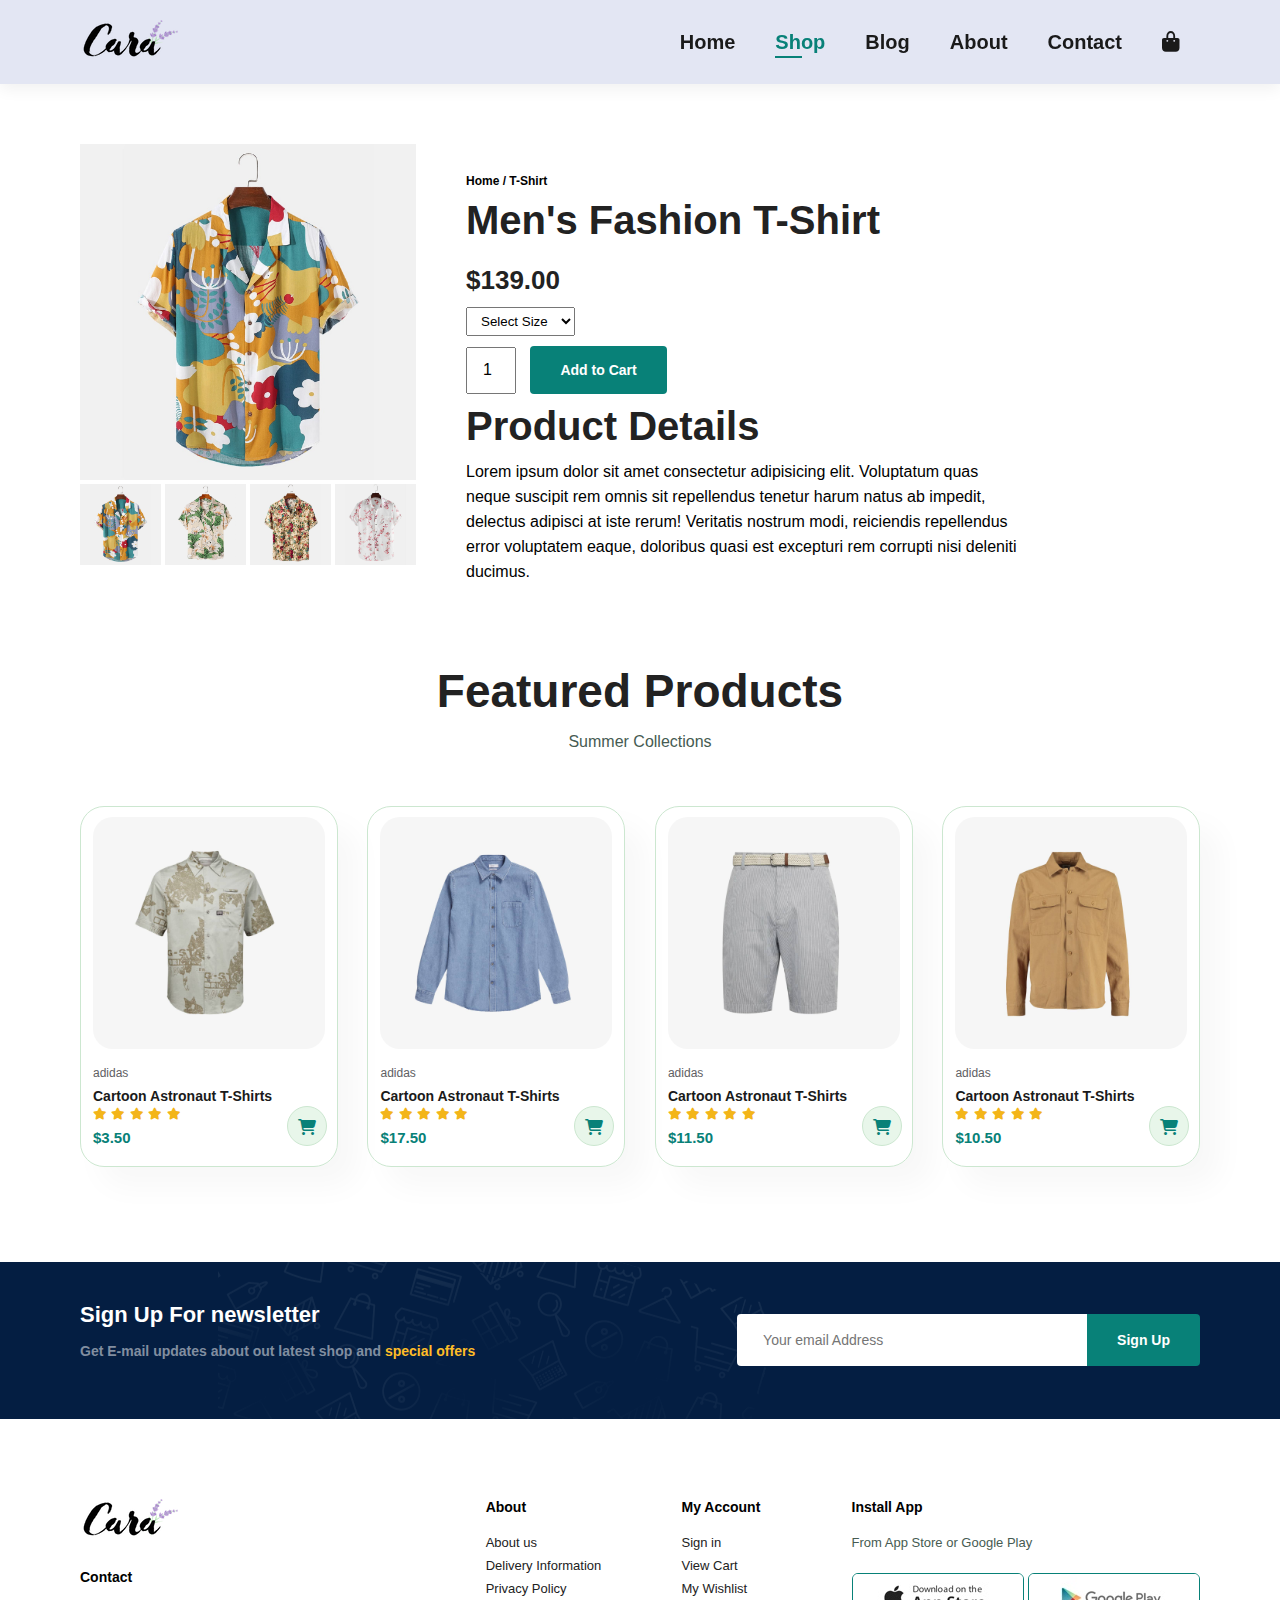
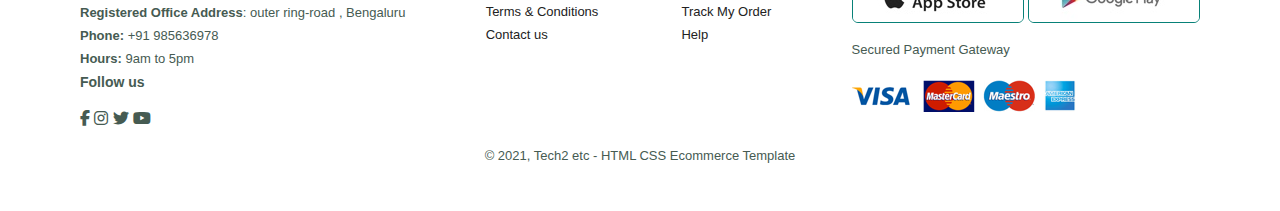
<file: E-commerce Platform/singleProduct.html>
<!DOCTYPE html>
<html lang="en">
<head>
    <meta charset="UTF-8">
    <meta name="viewport" content="width=device-width, initial-scale=1.0">
    <title>E-Commerce Platform</title>
    <link rel="stylesheet" href="https://cdnjs.cloudflare.com/ajax/libs/font-awesome/6.5.0/css/all.min.css" />
    <link rel="stylesheet" href="stylePlatform.css">
</head>
<body>
    
    <section id="header">
        <a href="#"><img src="img/logo.png" class="logo" alt="logo of the web"></a>
        <div>
            <ul id="navbar">
                <li><a href="index.html">Home</a></li>
                <li><a class="active" href="shop.html">Shop</a></li>
                <li><a href="blog.html">Blog</a></li>
                <li><a href="about.html">About</a></li>
                <li><a href="contact.html">Contact</a></li>
                <li><a href="cart.html"><i class="fa-solid fa-bag-shopping"></i></a></li>
                <a href="#" id="close"><i class="fas fa-times"></i></a>
            </ul>
        </div>

        <div id="mobile">
            <i id="bar" class="fas fa-outdent"></i>
        </div>
    </section>

    <section id="prodetails" class="section-p1">
        <div class="single-pro-image">
            <img src="img/products/f1.jpg" width="100%" id="MainImg">

            <div class="small-img-group">
            <div class="small-img-col">
                <img src="img/products/f1.jpg" width="100%" class="small-img">
            </div>
            <div class="small-img-col">
                <img src="img/products/f2.jpg" width="100%" class="small-img">
            </div>
            <div class="small-img-col">
                <img src="img/products/f3.jpg" width="100%" class="small-img">
            </div>
            <div class="small-img-col">
                <img src="img/products/f4.jpg" width="100%" class="small-img">
            </div>
        </div>
        </div>



        <div class="single-pro-details">
            <h6>Home / T-Shirt</h6>
            <h4>Men's Fashion T-Shirt</h4>
            <h2>$139.00</h2>
            <select>
                <option>Select Size</option>
                <option>XL</option>
                <option>XXL</option>
                <option>Small</option>
                <option>Large</option>
            </select>

            <input type="number" value="1">
            <button class="normal">Add to Cart</button>
            <h4>Product Details</h4>
            <span>Lorem ipsum dolor sit amet consectetur adipisicing elit. Voluptatum quas neque suscipit rem omnis sit repellendus tenetur harum natus ab impedit, delectus adipisci at iste rerum! Veritatis nostrum modi, reiciendis repellendus error voluptatem eaque, doloribus quasi est excepturi rem corrupti nisi deleniti ducimus.</span>
        </div>
    </section>

    <section id="product1" class="section-p1">
        <h2>Featured Products</h2>
        <p>Summer Collections</p>
        <div class="pro-container">
            <div class="pro">
                <img src="img/products/n4.jpg" alt="">
                <div class="description">
                    <span>adidas</span>
                    <h5>Cartoon Astronaut T-Shirts</h5>
                    <div class="star">
                        <i class="fas fa-star"></i>
                        <i class="fas fa-star"></i>
                        <i class="fas fa-star"></i>
                        <i class="fas fa-star"></i>
                        <i class="fas fa-star"></i>
                    </div>
                    <h4>$3.50</h4>
                </div>
                <a href="#"><i class="fas fa-shopping-cart cart"></i></a>
            </div>
            <div class="pro">
                <img src="img/products/n5.jpg" alt="">
                <div class="description">
                    <span>adidas</span>
                    <h5>Cartoon Astronaut T-Shirts</h5>
                    <div class="star">
                        <i class="fas fa-star"></i>
                        <i class="fas fa-star"></i>
                        <i class="fas fa-star"></i>
                        <i class="fas fa-star"></i>
                        <i class="fas fa-star"></i>
                    </div>
                    <h4>$17.50</h4>
                </div>
                <a href="#"><i class="fas fa-shopping-cart cart"></i></a>
            </div>
            <div class="pro">
                <img src="img/products/n6.jpg" alt="">
                <div class="description">
                    <span>adidas</span>
                    <h5>Cartoon Astronaut T-Shirts</h5>
                    <div class="star">
                        <i class="fas fa-star"></i>
                        <i class="fas fa-star"></i>
                        <i class="fas fa-star"></i>
                        <i class="fas fa-star"></i>
                        <i class="fas fa-star"></i>
                    </div>
                    <h4>$11.50</h4>
                </div>
                <a href="#"><i class="fas fa-shopping-cart cart"></i></a>
            </div>
            <div class="pro">
                <img src="img/products/n7.jpg" alt="">
                <div class="description">
                    <span>adidas</span>
                    <h5>Cartoon Astronaut T-Shirts</h5>
                    <div class="star">
                        <i class="fas fa-star"></i>
                        <i class="fas fa-star"></i>
                        <i class="fas fa-star"></i>
                        <i class="fas fa-star"></i>
                        <i class="fas fa-star"></i>
                    </div>
                    <h4>$10.50</h4>
                </div>
                <a href="#"><i class="fas fa-shopping-cart cart"></i></a>
            </div>
        </div>
    </section>


 
    <section id="newsletter" class="section-p1 section-m1">
        <div class="newstext">
            <h4>Sign Up For newsletter</h4>
            <p>Get E-mail updates about out latest shop and <span>special offers</span></p>
        </div>
        <div class="form">
            <input type="text" placeholder="Your email Address">
            <button class="normal">Sign Up</button>
        </div>
    </section>

    <footer class="section-p1">
        <div class="col">
            <img src="img/logo.png" class="logo">
            <h3>Contact</h3>
            <p><strong>Registered Office Address</strong>: outer ring-road , Bengaluru</p>
            <p><strong>Phone:</strong> +91 985636978</p>
            <p><strong>Hours:</strong> 9am to 5pm</p>
            <div class="follow">
                <h3>Follow us</h3>
                <div class="icon">
                    <i class="fab fa-facebook-f"></i>
                    <i class="fab fa-instagram"></i>
                    <i class="fab fa-twitter"></i>
                    <i class="fab fa-youtube"></i>
                </div>
            </div>
        </div>

        <div class="col">
            <h3>About</h3>
            <a href="#">About us</a>
            <a href="#">Delivery Information</a>
            <a href="#">Privacy Policy</a>
            <a href="#">Terms & Conditions</a>
            <a href="#">Contact us</a>
        </div>

        <div class="col">
            <h3>My Account</h3>
            <a href="#">Sign in</a>
            <a href="#">View Cart</a>
            <a href="#">My Wishlist</a>
            <a href="#">Track My Order</a>
            <a href="#">Help</a>
        </div>

        <div class="col install">
            <h3>Install App</h3>
            <p>From App Store or Google Play</p>
            <div class="row">
                <img src="img/pay/app.jpg" alt="">
                <img src="img/pay/play.jpg" alt="">
            </div>
            <p>Secured Payment Gateway</p>
            <img src="img/pay/pay.png" alt="">
        </div>

        <div class="copyright">
            <p>&copy; 2021, Tech2 etc - HTML CSS Ecommerce Template</p>
        </div>
    </footer>

    <script src="scriptPlatform.js"></script>
</body>
</html>
</file>
<file: E-commerce Platform/stylePlatform.css>
@import url('https://fonts.googleapis.com/css2?family=Open+Sans:ital,wght@0,300..800;1,300..800&family=Roboto:ital,wght@0,100..900;1,100..900&display=swap');

*{
    margin: 0;
    padding: 0;
    box-sizing: border-box;
    font-family: 'Spartan', sans-serif;
}
h1{
    font-size: 50px;
    line-height: 64px;
    color: #222;
}
h2{
    font-size: 46px;
    line-height: 54px;
    color: #222;
}
h4{
    font-size: 40px;
    color: #222;
}
h6{
    font-weight: 700;
    font-size: 12px;
}
p{
    font-size: 16px;
    color: #465b52;
    margin: 15px 0 20px 0;
}
button.normal{
    font-size: 14px;
    font-weight: 600;
    padding: 16px 30px;
    color: #000;
    background-color: #fff;
    border-radius: 4px;
    cursor: pointer;
    border: none;
    outline: none;
    transition: 0.2s;
}
.section-p1{
    padding: 40px 80px;
}
.section-m1{
    margin: 40px 0;
}
body{
    width: 100%;
}

/*nav bar*/
#header{
    display: flex;
    align-items: center;
    justify-content: space-between;
    padding: 20px 80px;
    background-color: #E3E6F3;
    box-shadow: 0 5px 15px rgba(0, 0, 0, 0.06);
    position: sticky;
    top: 0;
    left: 0;
    z-index: 1000; /* making z-index highest amoung all */
}

#navbar{
    display: flex;
    align-items: center;
    justify-content: center ;
}
#navbar li{
    list-style: none;
    padding: 0 20px;
    position: relative;
}

#navbar li a{
    text-decoration: none;
    font-size: 20px;
    font-weight: 600;
    color: #1a1a1a;
    transition: 0.3 ease;
}
#navbar li a:hover,
#navbar li a.active{
    color: #088178;
}

#navbar li a.active::after,
#navbar li a:hover::after{
    content: "";
    width: 30%;
    position: absolute;
    background-color: #088178;
    height: 2px;
    left: 20px;
    bottom: -4px;
}

#mobile{
    display: none;
}

#close{
    display: none;
}

/*home page*/

#hero{
    background-image: url("img/hero4.png");
    height: 90vh;
    width: 100%;
    background-size: cover;
    background-position: top 25% right 0;
    padding: 0 80px;
    display: flex;
    flex-direction: column;
    align-items: flex-start;
    justify-content: center;
}

#hero h4{
    padding-bottom: 15px;
}
#hero h1{
    color: #088178;
}

#hero button{
    background-image: url("img/button.png");
    background-color: transparent;
    color: #088178;
    border: 0;
    padding: 14px 80px 14px 65px;
    font-weight: 600;
    font-size: 15px;
    background-repeat: no-repeat;
}
#hero button:hover{
    cursor: pointer;
}

#feature{
    display: flex;
    align-items: center;
    justify-content: space-between;
    flex-wrap: wrap;
}

#feature .fe-box{
    width: 180px;
    text-align: center;
    padding: 25px 15px;
    box-shadow: 20px 20px 34px rgba(0, 0, 0, 0.03);
    border: 1px solid #cce7d0;
    border-radius: 4px;
    margin: 15px 0;
}

#feature .fe-box:hover{
    box-shadow: 10px 10px 54px rgba(70, 62, 221, 0.1);
}

#feature .fe-box h6{
    padding: 9px 8px 6px 8px;
    display: inline-block;
    line-height: 1;
    border-radius: 4px;
    color: #088178;
    background-color: #fddde4;
}

#feature .fe-box img{
    width: 100%;
    margin-bottom: 10px;
}

#product1{
    text-align: center;
}

#product1 .pro{
    width: 23%;
    min-width: 250px;
    padding: 10px 12px;
    border: 1px solid #cce7d0;
    border-radius: 24px;
    cursor: pointer;
    box-shadow: 20px 20px 30px rgba(0, 0, 0, 0.03);
    margin: 15px 0;
    transition: 0.2s ease;
    position: relative;
}

#product1 .pro:hover{
    box-shadow: 20px 20px 30px rgba(0, 0, 0, 0.08);
}

#product1 .pro img{
    width: 100%;
    border-radius: 20px;
}

#product1 .pro .description{
    text-align: start;
    padding: 10px 0;
}

#product1 .pro .description span{
    color: #606063;
    font-size: 12px;
}

#product1 .pro .description h5{
    padding-top: 7px;
    color: #1a1a1a;
    font-size: 14px;

}

#product1 .pro .description i{
    font-size: 12px;
    color: rgb(243, 181, 25)
}

#product1 .pro .description h4{
    padding-top: 7px;
    font-size: 15px;
    font-weight: 700;
    color: #088178;
}

#product1 .pro .cart{
    width: 40px;
    height: 40px;
    line-height: 40px;
    border-radius: 50px;
    background-color: #e8f6ea;
    color: #088178;
    border: 1px solid #cce7d0;
    position: absolute;
    bottom: 20px;
    right: 10px;
}

#product1 .pro-container{
    display: flex;
    flex-wrap: wrap;
    justify-content: space-between;
    padding-top: 20px;
}

#banner{
    display: flex;
    flex-direction: column;
    justify-content: center;
    align-items: center;
    text-align: center;
    background-image: url("img/banner/b2.jpg");
    width: 100%;
    height: 40vh;
    background-size: cover; 
    background-position: center; 
}

#banner h4{
    color: white;
    font-size: 16px;
}

#banner h2{
    color: white;
    font-size: 40px;
    padding: 10px 0;
}

#banner h2 span{
    color: rgb(243, 41, 41);
}

#banner button:hover{
    background-color: #088178;
    color: white;
}

#sm-banner{
    display: flex;
    justify-content: space-between;
    flex-wrap: wrap;
    cursor: pointer;
}

#sm-banner .banner-box{
    display: flex;
    flex-direction: column;
    justify-content: center;
    align-items: flex-start;
    background-image: url("img/banner/b17.jpg");
    min-width: 580px;
    height: 50vh;
    background-size: cover; 
    background-position: center; 
    padding: 30px;
    margin: 10px 10px;
}

#sm-banner .banner-box2{
    background-image: url("img/banner/b10.jpg");
}

#sm-banner h4{
    color: #fff;
    font-size: 20px;
    font-weight: 300;
}

#sm-banner h2{
    color: #ce4343;
    font-size: 35px;
    font-weight: 800;
}

#sm-banner p{
    color: #393838;
    font-size: 14px;
    font-weight: 500;
    padding-bottom: 10px;
}

#sm-banner button:hover{
    background-color: #088178;
    color: white;
}
#sm-banner .banner-box2 button{
    background: transparent;
    border: 1px solid white;
}

#newsletter{
    display: flex;
    align-items: center;
    justify-content: space-between;
    flex-wrap: wrap;
    background-image: url("img/banner/b14.png");
    background-repeat: no-repeat;
    background-position: top 20% left 30%;
    background-color: #041e42;
}

#newsletter h4{
    font-size: 22px;
    font-weight: 700;
    color: #fff;
}
#newsletter p{
    font-size: 14px;
    font-weight: 600;
    color: #818ea0;
}
#newsletter p span{
    color: #ffbd27;
}

#newsletter input{
    height: 50px;
    width: 350px;
    padding: 25px;
    outline: none;
    border: 1px solid transparent;
    border-radius: 4px;
    font-size: 14px;
    border-top-right-radius: 0;
    border-bottom-right-radius: 0;
}

#newsletter .form{
    display: flex;
}

#newsletter button{
    background-color: #088178;
    color: #fff;
    white-space: nowrap;
    transition: 0.2s;
    border-top-left-radius: 0;
    border-bottom-left-radius: 0;
}
#newsletter button:hover{
    background-color: #cce7d0;
    color: #1a1a1a;
}

footer{
    display: flex;
    flex-wrap: wrap;
    justify-content: space-between;
}

footer .col{
    display: flex;
    flex-direction: column;
    align-items: flex-start;
    margin-bottom: 20px;
}

footer .logo{
    margin-bottom: 30px;
}

footer h3{
    font-size: 14px;
    padding-bottom: 20px;
}

footer p{
    font-size: 13px;
    margin: 0 0 8px 0;
}

footer a{
    font-size: 13px;
    text-decoration: none;
    margin: 0 0 8px 0;
    color: #222;
}

footer .follow{
    color: #465b52;
    padding-right: 4px;
    cursor: pointer;
}

footer .install .row img{
    border: 1px solid #088178;
    border-radius: 6px;
    cursor: pointer;
    
}

footer .install img{
    margin: 15px 0 15px 0;
}

footer .follow i:hover,
footer a:hover
{
    color: #088178;
}

footer .copyright{
    width: 100%;
    text-align: center;
}

/*Shop page*/
#page-header{
    background-image: url("img/banner/b1.jpg");
    width: 100%;
    height: 40vh;
    background-size: cover;
    display: flex;
    flex-direction: column;
    justify-content: center;
    align-items: center;
    padding: 14px;
}

#page-header h2,
#page-header p{
    color: white;
}

#pagination{
    text-align: center;
}

#pagination a{
    text-decoration: none;
    background-color: #088178;
    padding: 15px 20px;
    border-radius: 4px;
    color: white;
    font-weight: 500;
}

/*single product*/
#prodetails{
    display: flex;
    margin-top: 20px;
}

#prodetails .single-pro-image{
    width: 30%;
    margin-right: 50px;
}

#prodetails .small-img-group{
    display: flex;
    justify-content: space-between;
    width: 100%;
}


.small-img-col{
    flex-basis: 24%;
    cursor: pointer;
}

#prodetails .single-pro-details{
    width: 50%;
    padding-top: 30px;
}

#prodetails .single-pro-details h4{
    padding: 10px 0 10px 0;
}

#prodetails .single-pro-details h2{
    font-size: 26px;
}

#prodetails .single-pro-details select{
    display: block;
    padding: 5px 10px;
    margin-bottom: 10px;
}

#prodetails .single-pro-details input{
    width: 50px;
    height: 47px;
    padding-left: 15px;
    font-size: 16px;
    margin-right: 10px;
}

#prodetails .single-pro-details input:focus{
    outline: none;
}

#prodetails .single-pro-details button{
    background-color: #088178;
    color: white;
}

#prodetails .single-pro-details span{
    line-height: 25px;
}


#page-header.blog-header{
        background-image: url("img/banner/b19.jpg");
    }

#blog{
        padding: 150px 150px 0 150px;
}

#blog .blog-box{
    display: flex;
    align-items: center;
    width: 100%;
    position: relative;
    padding-bottom: 90px;
}

#blog .blog-img{
    width: 50%;
    margin-right: 40px;
}

#blog img{
    width: 100%;
    height: 300px;
    object-fit: cover;
}

#blog .blog-details{
      width: 50%;
}

#blog .blog-details a{
    text-decoration: none;
    font-size: 11px;
    color: #000;
    font-weight: 700;
    position: relative;
    transition: 0.3s;
}

#blog .blog-details a::after{
    content: "";
    width: 50px;
    height: 2px;
    background-color: #000;
    position: absolute;
    top: 4px;
    right: -60px;
}

#blog .blog-details a:hover{
    color:#088178
}

#blog .blog-details a:hover::after{
    background-color: #088178;
}

#blog .blog-box h1{
    position: absolute;
    top: -40px;
    left: 0;
    font-size: 70px;
    font-weight: 700;
    color: #c9cbce;
    z-index: -9;
}

/* about page */

#page-header.about-header{
    background-image: url(img/about/banner.png);
}

#about-head{
    display: flex;
    align-items: center;
}

#about-head img{
    width: 50%;
    height: auto;
}

#about-head .about-text{
    padding-left: 40px;
}

#about-app{
     text-align: center;
}

#about-app video{
    width: 70%;
    height: 100%;
    margin-top: 30px;
    border-radius: 20px;
}

/* contact page */

#contact-details{
    display: flex;
    align-items: center;
    justify-content: space-between;
}

#contact-details .details{
    width: 40%;
}

#contact-details .details span
#form-details form span{
    font-size: 12px;
}

#contact-details .details h2{
    font-size: 26px;
    line-height: 35px;
    padding: 20px 0;
}

#contact-details .details h3{
    font-size: 16px;
    padding-bottom: 15px;
}

#contact-details .details li{
    list-style: none;
    display: flex;
    padding: 10px 0;
}

#contact-details .details li i{
    font-size: 14px;
    padding-right: 22px;
}

#contact-details .details li p{
    margin: 0;
    font-size: 14px;
}

#contact-details .map{
    width: 55%;
    height: 400px;
}

#contact-details .map iframe{
    width: 100%;
    height: 100%;
}

#form-details{
    margin-left: 50px;
}

#form-details span{
    margin-bottom: 10px;
}

#form-details h2{
    margin-bottom: 10px;
}

#form-details form{
    width: 65%;
    display: flex;
    flex-direction: column;
    align-items: flex-start;
}

#form-details form input,
#form-details form textarea{
    width: 100%;
    padding: 12px 15px;
    outline: none;
    margin-bottom: 20px;
    border: 1px solid #e1e1e1;
}

#form-details form button{
    background-color: #088178;
    color: #000;
}

/* cartpage */
#cart table{
    width: 100%;
    border-collapse: collapse;
    table-layout: fixed;
    white-space: nowrap;
}

#cart table img{
    width: 70px;
}

#cart table td:nth-child(1){
    width: 100px;
    text-align: center;
}
#cart table td:nth-child(2){
    width: 150px;
    text-align: center;
}
#cart table td:nth-child(3){
    width: 250px;
    text-align: center;
}
#cart table td:nth-child(4),
#cart table td:nth-child(5)
#cart table td:nth-child(6){
    width: 150px;
    text-align: center;
}

#cart table td:nth-child(5) input{
    width: 70px;
    padding: 10px 5px 10px 15px;
}

#cart table thead{
    border: 1px solid #e2e9e1;
    border-left: none;
}

#cart table thead td{
    font-weight: 700;
    text-transform: uppercase;
    font-size: 13px;
    padding: 18px 0;
}

#cart table tbody tr td{
    padding-top: 15px;
}

#cart table tbody td{
    font-size: 15px;
}

#cart-add{
    display: flex;
    flex-wrap: wrap;
    justify-content: space-between;
}

#cart-add .subtotal {
    width: 50%;
    margin-bottom: 30px;
    border: 1px solid #e2e9e1;
    padding: 30px;
}

#cart-add .subtotal table{
    border-collapse: collapse;
    width: 100%;
    margin-bottom: 20px;
}

#cart-add .subtotal table td{
    width: 50%;
    border: 1px solid #e2e9e1;
    padding: 10px;
    font-size: 13px;
}

#cart-add .coupons input{
    padding: 10px 15px;
    margin-top: 10px;
}

#cart-add .coupons button{
    background-color: #088178;
    padding: 10px 15px;
    color: #fff;
    font-weight: 500;
    cursor: pointer;
    transition: 0.3s;
}

#cart-add .coupons button:hover,
#cart-add .subtotal button:hover{
    background-color: #041e42;
}

#cart-add .subtotal h3{
    margin-bottom: 10px
}

#cart-add .subtotal button{
    background-color: #088178;
    color: white;
    font-weight: 500;
}


@media (max-width: 799px) {   /* For screen width less than or equal to 799px */
    #navbar{
        display: flex;
        flex-direction: column;
        align-items: self-start;
        justify-content: flex-start;
        padding: 80px 0 0 10px;
        position: fixed;
        top: 0;
        right: -300px;
        background-color: #E3E6F3;
        height: 100vh;
        width: 300px;
        box-shadow: 0 40px 60px rgba(0, 0, 0, 0.1);
        transition: 0.3s;
    }

    #navbar.active{
        right: 0px;
    }
    
    #navbar.notActive{
        right: -300px;
    }

    #close{
        position: absolute;
        display: block;
        top: 30px;
        left: 15px;
        font-size: 20px;
        color: #041e42;
    }

    #navbar li{
        margin-bottom: 20px;
    }

    #mobile{
        display: flex;
        align-items: center;
    }

    #mobile i{
        color: #1a1a1a;
        font-size: 24px;
        padding-left: 20px;
    }

    #hero{
        height: 70vh;
        padding: 0 80px;
        background-position: top 30% , left 30%;
    }

    #hero h4{
        font-size: 30px;
    }

    #hero h2{
        font-size: 30px;
    }

    #hero h1{
        font-size: 40px;

    }

    #feature{
        justify-content: center;
    }

    #feature .fe-box{
        margin: 5px;
    }

    #product1 .pro-container{
        justify-content: center;
    }

    #product1 .pro-container .pro{
        margin: 5px 10px;
    }

    #sm-banner .banner-box{
        min-width: 100%;
    }

    #prodetails{
        display: flex;
        flex-direction: column;
    }

    #prodetails .single-pro-image{
        width: 80%;
    }

    #prodetails .single-pro-details{
        width: 100%;
    }

}


@media (max-width: 477px) {
    #header{
        padding: 10px 30px;
    }

    #hero{
        padding: 0 20px;
        background-position: 55%;
    }

    #hero h1{
        font-size: 30px;

    }
    
     #feature {
        display: flex;
        justify-content: space-between;
        flex-wrap: wrap;
    }

    #feature .fe-box {
        width: 110px;
        margin: 0 0 15px 0;
    }

    #product1 .pro{
        width: 100%;
    }

    #banner{
        height: 40vh;
    }

    #sm-banner .banner-box{
        height: 40vh;
    }

    #newsletter input{
        width: 200px;
    }

    
}
</file>
